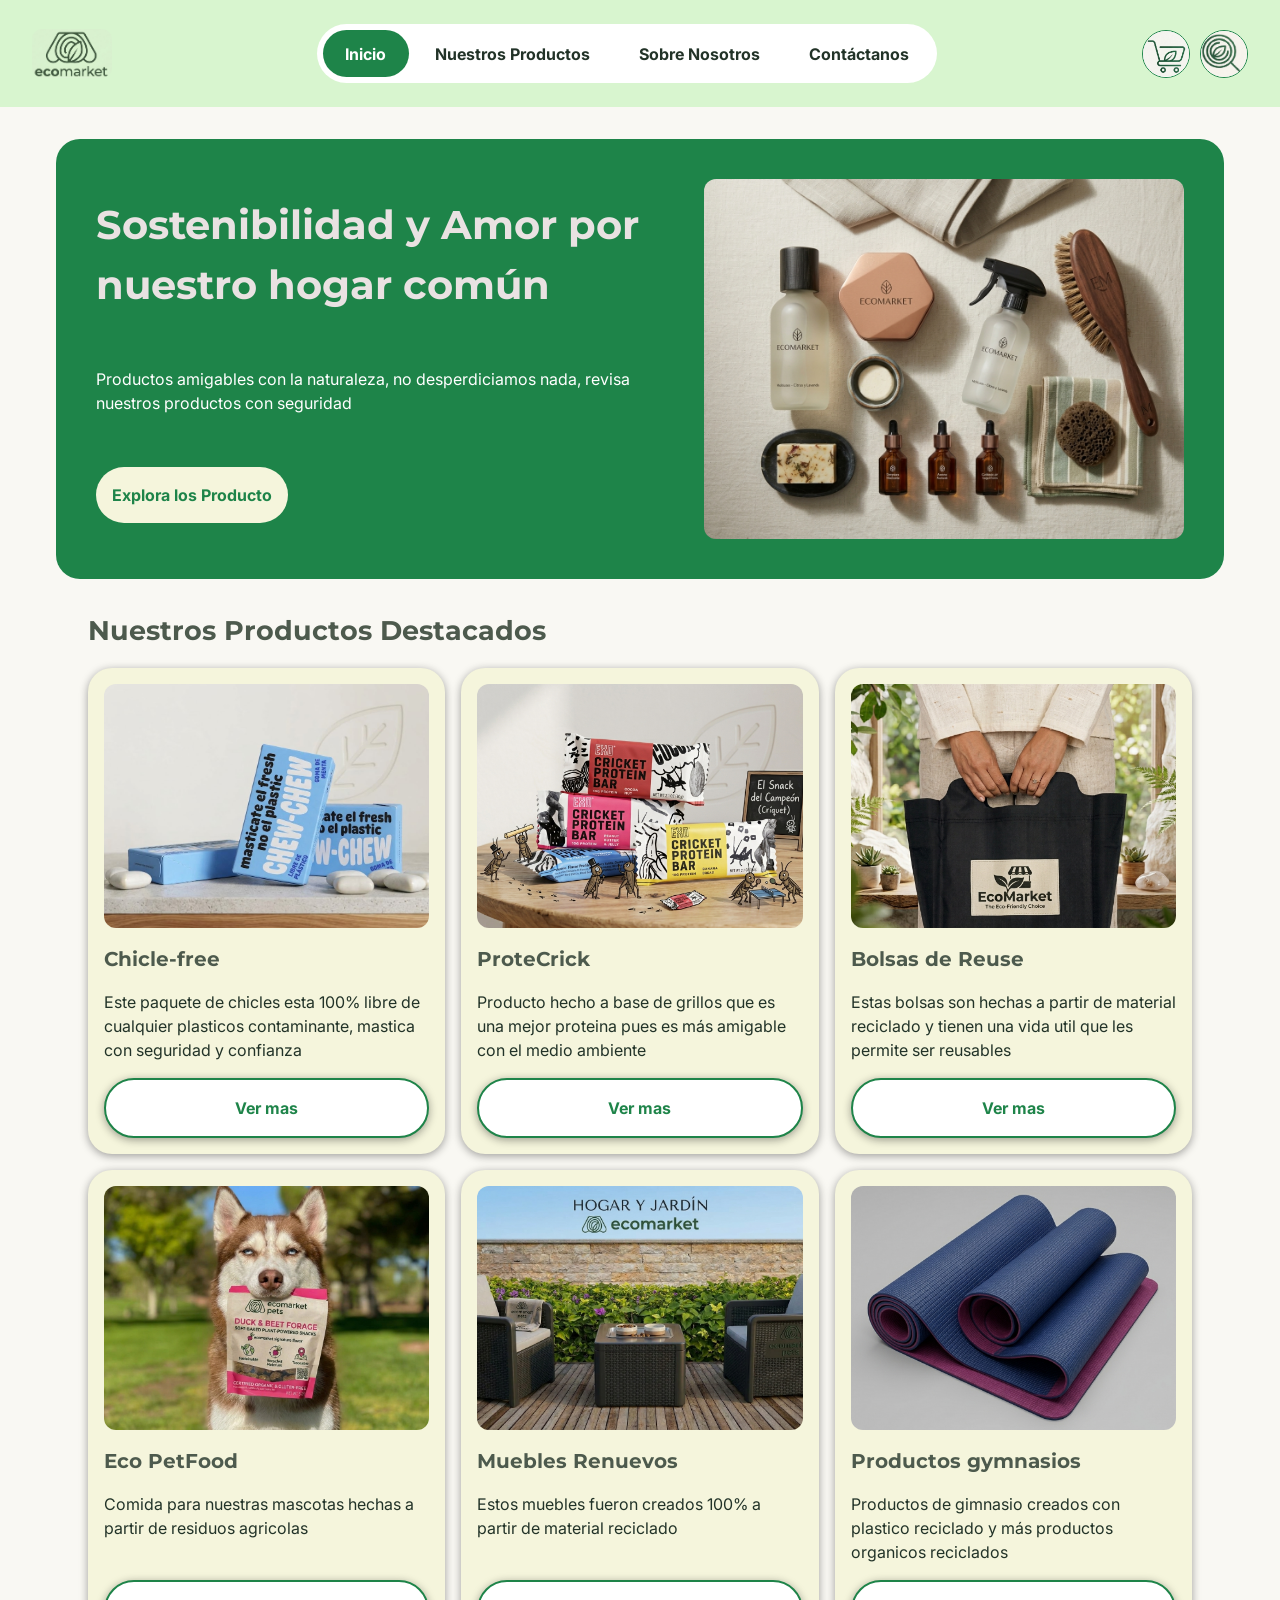
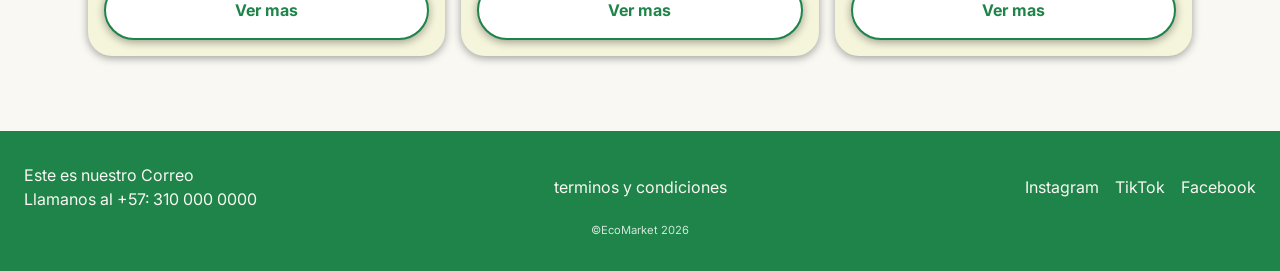
<file: index.html>
<!DOCTYPE html>
<html lang="es">
<head>
    <meta charset="UTF-8">
    <meta name="viewport" content="width=device-width, initial-scale=1.0">
    <link rel="stylesheet" href="css/main.css">
    <link rel="stylesheet" href="css/layout.css">
    <link rel="stylesheet" href="css/components.css">
    <link rel="stylesheet" href="css/animations.css">
    <title> EcoMarket </title>
</head>
<body>
    <header class="encabezado">
        <input class="encabezado__abierto" type="checkbox" id="abre-cierra">
        <a class="encabezado__enlace-logo" href="index.html">
            <img class="encabezado__logo" src="img/logos/logo.jfif" alt="EcoMarket, ir al inicio">
        </a>
        <nav class="menu" aria-label="Menú principal">
            <ul class="menu__lista">
                <li><a class="menu__enlace menu__enlace--activo" href="index.html">Inicio</a></li>
                <li><a class="menu__enlace" href="views/productos.html">Nuestros Productos</a></li>
                <li><a class="menu__enlace" href="views/sobre-nosotros.html">Sobre Nosotros</a></li>
                <li><a class="menu__enlace" href="views/contacto.html">Contáctanos</a></li>
            </ul>
        </nav>
        <div class="encabezado__accesos">
            <a class="encabezado__carrito" href="views/carrito.html">
                <img class="encabezado__carrito-logo" src="img/logos/carrito_logo.jfif" alt="Ir al carrito de compras">
            </a>
            <div class="encabezado__buscar" role="search">
                <input class="buscar__texto" type="search" placeholder="Busca aquí tu producto deseado" aria-label="Buscar productos">
                <button class="buscar__boton" type="button">
                    <img src="img/logos/buscar_logo.jfif" alt="Buscar">
                </button>
            </div>
            <label class="boton__menu" for="abre-cierra">Menú</label>
        </div>
    </header>
    <main class="principal">
        <section class="tarjeta__principal">
            <div class="tarjeta-grid">
                <h1 class="tarjeta-grid__titulo"> Sostenibilidad y Amor por nuestro hogar común</h1>
                <p class="tarjeta-grid__texto"> Productos amigables con la naturaleza, no desperdiciamos nada, revisa nuestros productos con seguridad  </p>
                <a class="tarjeta-grid__boton" href="views/productos.html"> Explora los Producto </a>
                <img class="tarjeta-grid__imagen" src="img/productos/productos-principal.jpeg" alt="imagen prioncipal de productos">
            </div>
            <section class="destacados">
                <h2 class="destacados__titulo"> Nuestros Productos Destacados </h2>
                <div class="destacados__lista">
                    <article class="producto">
                        <img class="producto__imagen" alt="imagen de producto destacado" src="img/productos/chicle.jpeg">
                        <h3 class="producto__titulo"> Chicle-free </h3>
                        <p class="producto__descripcion"> Este paquete de chicles esta 100% libre de cualquier plasticos contaminante, mastica con seguridad y confianza </p>
                        <a class="producto__boton" href="views/productos.html" aria-label="Ver mas sobre chicle-free"> Ver mas </a>
                    </article>
                    <article class="producto">
                        <img class="producto__imagen" alt="imagen de producto destacado" src="img/productos/proteina-grillos.jpeg">
                        <h3 class="producto__titulo"> ProteCrick </h3>
                        <p class="producto__descripcion"> Producto hecho a base de grillos que es una mejor proteina pues es más amigable con el medio ambiente </p>
                        <a class="producto__boton" href="views/productos.html" aria-label="Ver mas sobre ProteCrick"> Ver mas </a>

                    </article>
                    <article class="producto">
                        <img class="producto__imagen" alt="imagen de producto destacado" src="img/productos/bolsa.jpeg">
                        <h3 class="producto__titulo"> Bolsas de Reuse  </h3>
                        <p class="producto__descripcion"> Estas bolsas son hechas a partir de material reciclado y tienen una vida util que les permite ser reusables </p>
                        <a class="producto__boton" href="views/productos.html" aria-label="Ver mas sobre Bolsas Reuse"> Ver mas </a>
                    </article>
                    <article class="producto">
                        <img class="producto__imagen" alt="imagen de producto destacado" src="img/productos/food-perros.jfif">
                        <h3 class="producto__titulo"> Eco PetFood  </h3>
                        <p class="producto__descripcion"> Comida para nuestras mascotas hechas a partir de residuos agricolas </p>
                        <a class="producto__boton" href="views/productos.html" aria-label="Ver mas sobre  Eco PetFood"> Ver mas </a>
                    </article>
                    <article class="producto">
                        <img class="producto__imagen" alt="imagen de producto destacado" src="img/productos/muebles.jfif">
                        <h3 class="producto__titulo"> Muebles Renuevos  </h3>
                        <p class="producto__descripcion"> Estos muebles fueron creados 100% a partir de material reciclado </p>
                        <a class="producto__boton" href="views/productos.html" aria-label="Ver mas sobre muebles Renuevos"> Ver mas </a>
                    </article>
                    <article class="producto">
                        <img class="producto__imagen" alt="imagen de producto destacado" src="img/productos/yoga.jfif">
                        <h3 class="producto__titulo"> Productos gymnasios  </h3>
                        <p class="producto__descripcion"> Productos de gimnasio creados con plastico reciclado y más productos organicos reciclados </p>
                        <a class="producto__boton" href="views/productos.html" aria-label="Ver mas sobre productos de gimansio"> Ver mas </a>
                    </article>
                </div>
            </section>
        </section>
    </main>
    <footer class="pie">
        <address> <p><a href="mailto:ecomarket@market.com">Este es nuestro Correo </a> </p>
        <p><a href="tel:+573100000000"> Llamanos al +57: 310 000 0000</a></p>
        </address>
        <nav class="legal">
            <a class="legal__terminos" href="#"> terminos y condiciones  </a> 
        </nav>
        <nav class="redes">
            <ul class="redes__lista">
                <li class="redes__instagram"><a  href="https://www.instagram.com/?hl=es" target="_blank" rel="noopener noreferrer"> Instagram </a> </li>
                <li class="redes__tiktok"><a  href="https://www.tiktok.com/es/" target="_blank" rel="noopener noreferrer"> TikTok </a> </li>
                <li class="redes__facebook"><a href="https://www.facebook.com/login/?next=https%3A%2F%2Fwww.facebook.com%2F%3Flocale%3Des_LA" target="_blank" rel="noopener noreferrer"> Facebook </a> </li>
            </ul>
        </nav>
        <p class="pie__derechos"> ©EcoMarket 2026</p>

    </footer>
</body>
</html>
</file>
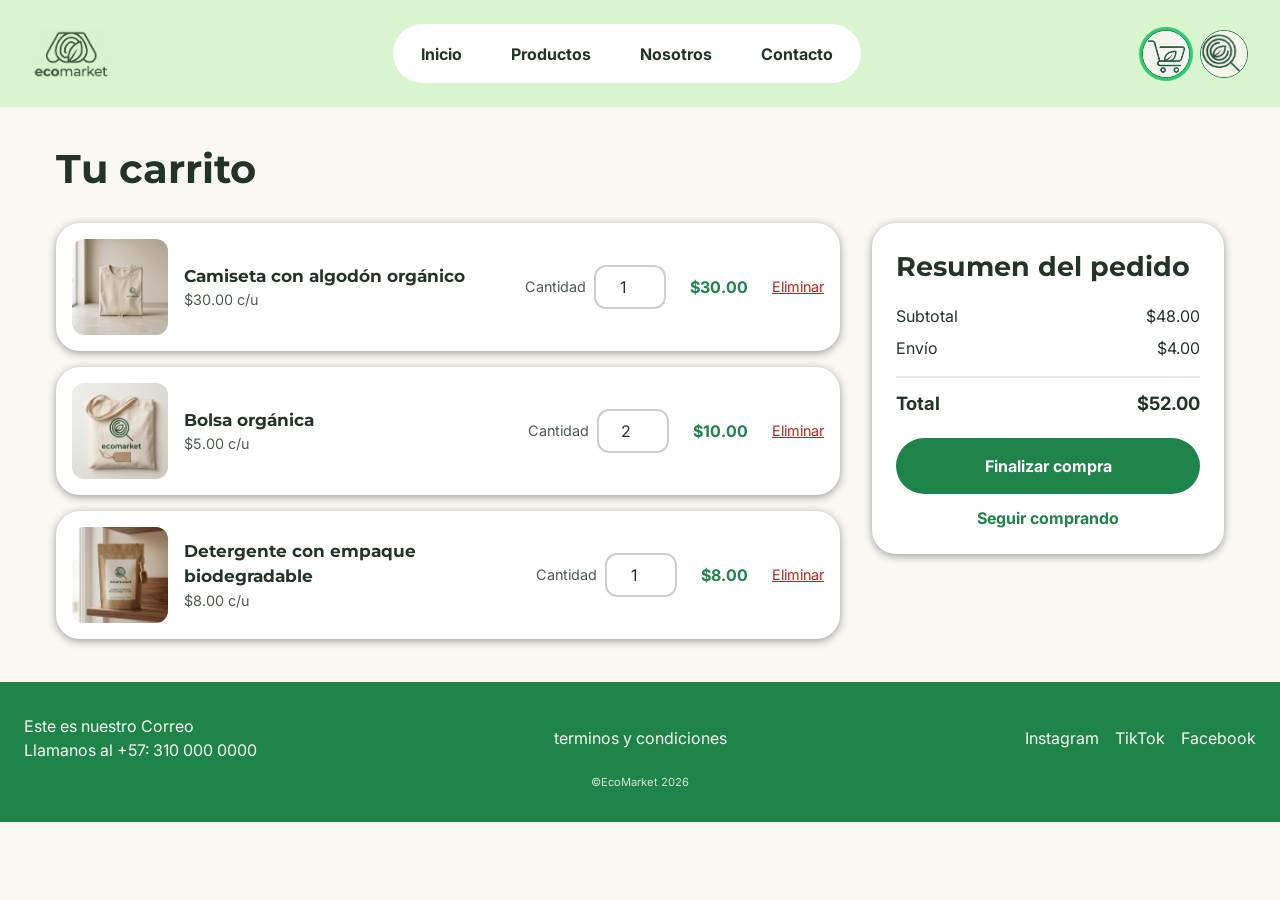
<file: views/carrito.html>
<!DOCTYPE html>
<html lang="es">
<head>
    <meta charset="UTF-8">
    <meta name="viewport" content="width=device-width, initial-scale=1.0">
    <meta name="description" content="Revisa los productos de tu carrito en EcoMarket y finaliza tu compra responsable.">
    <link rel="stylesheet" href="../css/main.css">
    <link rel="stylesheet" href="../css/layout.css">
    <link rel="stylesheet" href="../css/components.css">
    <link rel="stylesheet" href="../css/animations.css">
    <title>Mi Carrito </title>
</head>
<body>
    <header class="encabezado">
        <input class="encabezado__abierto" type="checkbox" id="abre-cierra" aria-label="Abrir menú">
        <a class="encabezado__enlace-logo" href="../index.html">
            <img class="encabezado__logo" src="../img/logos/logo.jfif" alt="EcoMarket, ir al inicio">
        </a>
        <nav class="menu" aria-label="Menú principal">
            <ul class="menu__lista">
                <li><a class="menu__enlace" href="../index.html">Inicio</a></li>
                <li><a class="menu__enlace" href="productos.html">Productos</a></li>
                <li><a class="menu__enlace" href="sobre-nosotros.html">Nosotros</a></li>
                <li><a class="menu__enlace" href="contacto.html">Contacto</a></li>
            </ul>
        </nav>
        <div class="encabezado__accesos">
            <a class="encabezado__carrito" href="carrito.html" aria-current="page">
                <img class="encabezado__carrito-logo" src="../img/logos/carrito_logo.jfif" alt="Ir al carrito de compras">
            </a>
            <div class="encabezado__buscar" role="search">
                <input class="buscar__texto" type="search" placeholder="Busca aquí tu producto deseado" aria-label="Buscar productos">
                <button class="buscar__boton" type="button">
                    <img src="../img/logos/buscar_logo.jfif" alt="Buscar">
                </button>
            </div>
            <label class="boton__menu" for="abre-cierra">Menú</label>
        </div>
    </header>
    <main class="principal">
        <h1 class="carrito__titulo">Tu carrito</h1>

        <div class="carrito__contenido">
            <ul class="carrito__lista">
                <li class="articulo" id="articulo-1">
                    <img class="articulo__imagen" src="../img/productos/camisa.jfif" alt="Camiseta de algodón orgánico">
                    <div class="articulo__info">
                        <h2 class="articulo__nombre">Camiseta con algodón orgánico</h2>
                        <p class="articulo__precio">$30.00 c/u</p>
                    </div>
                    <div class="articulo__acciones">
                        <div class="articulo__campo">
                            <label class="articulo__etiqueta" for="cantidad-1">Cantidad</label>
                            <input class="articulo__cantidad" type="number" id="cantidad-1" name="cantidad-1" min="1" max="10" value="1">
                        </div>
                        <p class="articulo__subtotal">$30.00</p>
                        <a class="articulo__eliminar" href="#articulo-1" aria-label="Eliminar camiseta del carrito">Eliminar</a>
                    </div>
                </li>
                <li class="articulo" id="articulo-2">
                    <img class="articulo__imagen" src="../img/productos/bolsa-organica.jfif" alt="Bolsa orgánica reutilizable">
                    <div class="articulo__info">
                        <h2 class="articulo__nombre">Bolsa orgánica</h2>
                        <p class="articulo__precio">$5.00 c/u</p>
                    </div>
                    <div class="articulo__acciones">
                        <div class="articulo__campo">
                            <label class="articulo__etiqueta" for="cantidad-2">Cantidad</label>
                            <input class="articulo__cantidad" type="number" id="cantidad-2" name="cantidad-2" min="1" max="10" value="2">
                        </div>
                        <p class="articulo__subtotal">$10.00</p>
                        <a class="articulo__eliminar" href="#articulo-2" aria-label="Eliminar bolsa orgánica del carrito">Eliminar</a>
                    </div>
                </li>
                <li class="articulo" id="articulo-3">
                    <img class="articulo__imagen" src="../img/productos/detergente.jfif" alt="Detergente con empaque biodegradable">
                    <div class="articulo__info">
                        <h2 class="articulo__nombre">Detergente con empaque biodegradable</h2>
                        <p class="articulo__precio">$8.00 c/u</p>
                    </div>
                    <div class="articulo__acciones">
                        <div class="articulo__campo">
                            <label class="articulo__etiqueta" for="cantidad-3">Cantidad</label>
                            <input class="articulo__cantidad" type="number" id="cantidad-3" name="cantidad-3" min="1" max="10" value="1">
                        </div>
                        <p class="articulo__subtotal">$8.00</p>
                        <a class="articulo__eliminar" href="#articulo-3" aria-label="Eliminar detergente del carrito">Eliminar</a>
                    </div>
                </li>
            </ul>
            <aside class="resumen" aria-label="Resumen del pedido">
                <h2 class="resumen__titulo">Resumen del pedido</h2>
                <dl class="resumen__lista">
                    <div class="resumen__fila">
                        <dt>Subtotal</dt>
                        <dd>$48.00</dd>
                    </div>
                    <div class="resumen__fila">
                        <dt>Envío</dt>
                        <dd>$4.00</dd>
                    </div>
                    <div class="resumen__fila resumen__fila--total">
                        <dt>Total</dt>
                        <dd>$52.00</dd>
                    </div>
                </dl>
                <a class="resumen__boton" href="contacto.html">Finalizar compra</a>
                <a class="resumen__seguir" href="productos.html">Seguir comprando</a>
            </aside>
        </div>
    </main>
    <footer class="pie">
        <address> <p><a href="mailto:ecomarket@market.com">Este es nuestro Correo </a> </p>
        <p><a href="tel:+573100000000"> Llamanos al +57: 310 000 0000</a></p>
        </address>
        <nav class="legal">
            <a class="legal__terminos" href="#"> terminos y condiciones  </a> 
        </nav>
        <nav class="redes">
            <ul class="redes__lista">
                <li class="redes__instagram"><a  href="https://www.instagram.com/?hl=es" target="_blank" rel="noopener noreferrer"> Instagram </a> </li>
                <li class="redes__tiktok"><a  href="https://www.tiktok.com/es/" target="_blank" rel="noopener noreferrer"> TikTok </a> </li>
                <li class="redes__facebook"><a href="https://www.facebook.com/login/?next=https%3A%2F%2Fwww.facebook.com%2F%3Flocale%3Des_LA" target="_blank" rel="noopener noreferrer"> Facebook </a> </li>
            </ul>
        </nav>
        <p class="pie__derechos"> ©EcoMarket 2026</p>
    </footer>
</body>
</html>
</file>
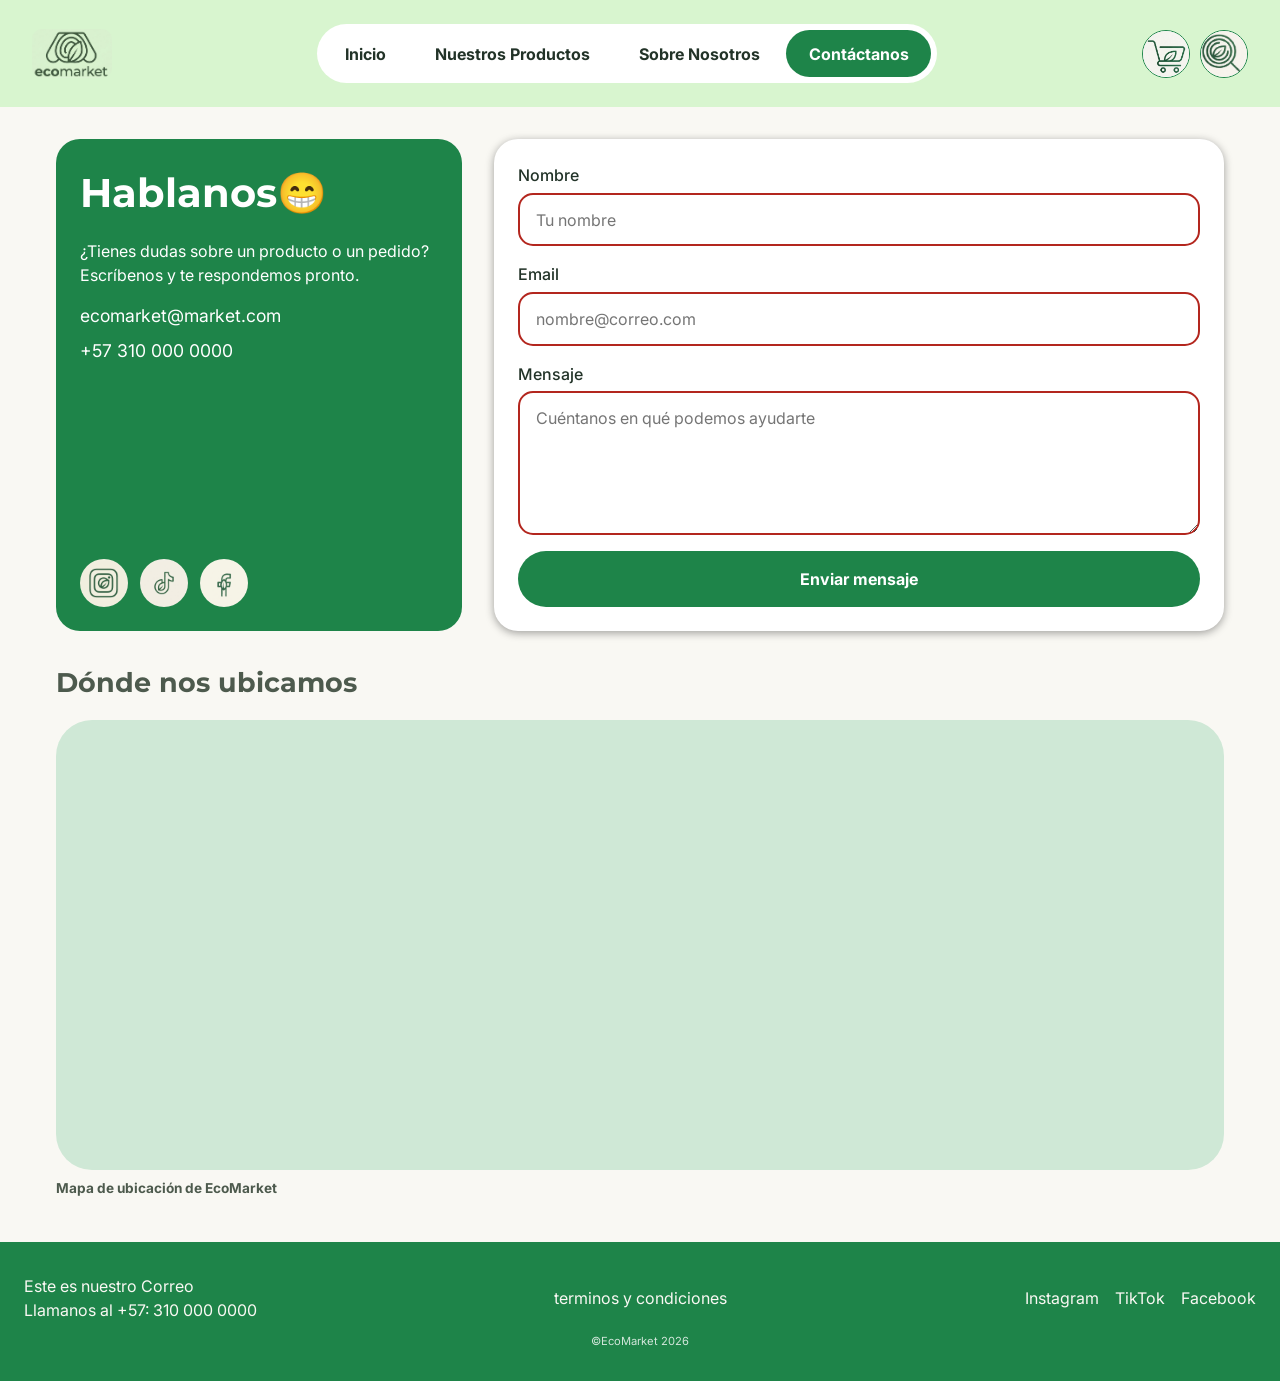
<file: views/contacto.html>
<!DOCTYPE html>
<html lang="es">
<head>
    <meta charset="UTF-8">
    <meta name="viewport" content="width=device-width, initial-scale=1.0">
    <link rel="stylesheet" href="../css/main.css">
    <link rel="stylesheet" href="../css/layout.css">
    <link rel="stylesheet" href="../css/components.css">
    <link rel="stylesheet" href="../css/animations.css">
    <title> Contacto </title>
</head>
<body>
    <header class="encabezado">
        <input class="encabezado__abierto" type="checkbox" id="abre-cierra">
        <a class="encabezado__enlace-logo" href="../index.html">
            <img class="encabezado__logo" src="../img/logos/logo.jfif" alt="EcoMarket, ir al inicio">
        </a>
        <nav class="menu" aria-label="Menú principal">
            <ul class="menu__lista">
                <li><a class="menu__enlace" href="../index.html">Inicio</a></li>
                <li><a class="menu__enlace" href="productos.html">Nuestros Productos</a></li>
                <li><a class="menu__enlace" href="sobre-nosotros.html">Sobre Nosotros</a></li>
                <li><a class="menu__enlace menu__enlace--activo" href="contacto.html">Contáctanos</a></li>
            </ul>
        </nav>
        <div class="encabezado__accesos">
            <a class="encabezado__carrito" href="carrito.html">
                <img class="encabezado__carrito-logo" src="../img/logos/carrito_logo.jfif" alt="Ir al carrito de compras">
            </a>
            <div class="encabezado__buscar" role="search">
                <input class="buscar__texto" type="search" placeholder="Busca aquí tu producto deseado" aria-label="Buscar productos">
                <button class="buscar__boton" type="button">
                    <img src="../img/logos/buscar_logo.jfif" alt="Buscar">
                </button>
            </div>
            <label class="boton__menu" for="abre-cierra">Menú</label>
        </div>
    </header>
    <main class="principal">
        <section class="contacto">
            <div class="contacto__info">
                <h1 class="contacto__titulo">Hablanos😁</h1>
                <p class="contacto__texto">¿Tienes dudas sobre un producto o un pedido? Escríbenos y te respondemos pronto.</p>
                <address class="contacto__datos">
                    <a href="mailto:ecomarket@market.com">ecomarket@market.com</a>
                    <a href="tel:+573100000000">+57 310 000 0000</a>
                </address>
                <ul class="contacto__redes">
                    <li><a class="contacto__red" href="https://www.instagram.com/" target="_blank" rel="noopener noreferrer" aria-label="Instagram"><img src="../img/logos/instagram.jfif" alt="logo instagram"></a></li>
                    <li><a class="contacto__red" href="https://www.tiktok.com/" target="_blank" rel="noopener noreferrer" aria-label="TikTok"><img src="../img/logos/tiktok.jfif" alt="logo tiktok"></a></li>
                    <li><a class="contacto__red" href="https://www.facebook.com/" target="_blank" rel="noopener noreferrer" aria-label="Facebook"><img src="../img/logos/facebook.jfif" alt="logo facebook"></a></li>
                </ul>
            </div> 
            <form class="formulario" action="#" method="get">
                <div class="campo">
                    <label class="campo__etiqueta" for="nombre">Nombre</label>
                    <input class="campo__entrada" type="text" id="nombre" name="nombre"
                           placeholder="Tu nombre" required minlength="2" autocomplete="name">
                    <p class="campo__error">Escribe al menos 2 letras.</p>
                </div>
 
                <div class="campo">
                    <label class="campo__etiqueta" for="email">Email</label>
                    <input class="campo__entrada" type="email" id="email" name="email"
                           placeholder="nombre@correo.com" required autocomplete="email">
                    <p class="campo__error">Escribe un correo válido, por ejemplo nombre@correo.com.</p>
                </div> 
                <div class="campo">
                    <label class="campo__etiqueta" for="mensaje">Mensaje</label>
                    <textarea class="campo__entrada" id="mensaje" name="mensaje"
                              placeholder="Cuéntanos en qué podemos ayudarte" required minlength="10"></textarea>
                    <p class="campo__error">El mensaje debe tener al menos 10 caracteres.</p>
                </div> 
                <button class="formulario__boton" type="submit">Enviar mensaje</button>
            </form>
        </section>
        <section class="mapa">
            <h2 class="mapa__titulo">Dónde nos ubicamos</h2>
            <figure class="mapa__figura">
                <iframe class="mapa__iframe" src="https://www.google.com/maps/embed?pb=!1m18!1m12!1m3!1d3959.3893648973535!2d-73.1035002!3d7.0807782999999995!2m3!1f0!2f0!3f0!3m2!1i1024!2i768!4f13.1!3m3!1m2!1s0x8e683f0480d9779d%3A0x44dca5fba37591be!2sMaxicarnes!5e0!3m2!1ses-419!2sco!4v1792712535411!5m2!1ses-419!2sco" width="600" height="450" style="border:0;" allowfullscreen="" loading="lazy" referrerpolicy="strict-origin-when-cross-origin"></iframe>
                <figcaption class="mapa__leyenda">Mapa de ubicación de EcoMarket</figcaption>
            </figure>
        </section>
    </main>
    <footer class="pie">
            <address> <p><a href="mailto:ecomarket@market.com">Este es nuestro Correo </a> </p>
            <p><a href="tel:+573100000000"> Llamanos al +57: 310 000 0000</a></p>
            </address>
            <nav class="legal">
                <a class="legal__terminos" href="#"> terminos y condiciones  </a> 
            </nav>
            <nav class="redes">
                <ul class="redes__lista">
                    <li class="redes__instagram"><a  href="https://www.instagram.com/?hl=es" target="_blank" rel="noopener noreferrer"> Instagram </a> </li>
                    <li class="redes__tiktok"><a  href="https://www.tiktok.com/es/" target="_blank" rel="noopener noreferrer"> TikTok </a> </li>
                    <li class="redes__facebook"><a href="https://www.facebook.com/login/?next=https%3A%2F%2Fwww.facebook.com%2F%3Flocale%3Des_LA" target="_blank" rel="noopener noreferrer"> Facebook </a> </li>
                </ul>
            </nav>
            <p class="pie__derechos"> ©EcoMarket 2026</p>

        </footer>
</body>
</html>
</file>
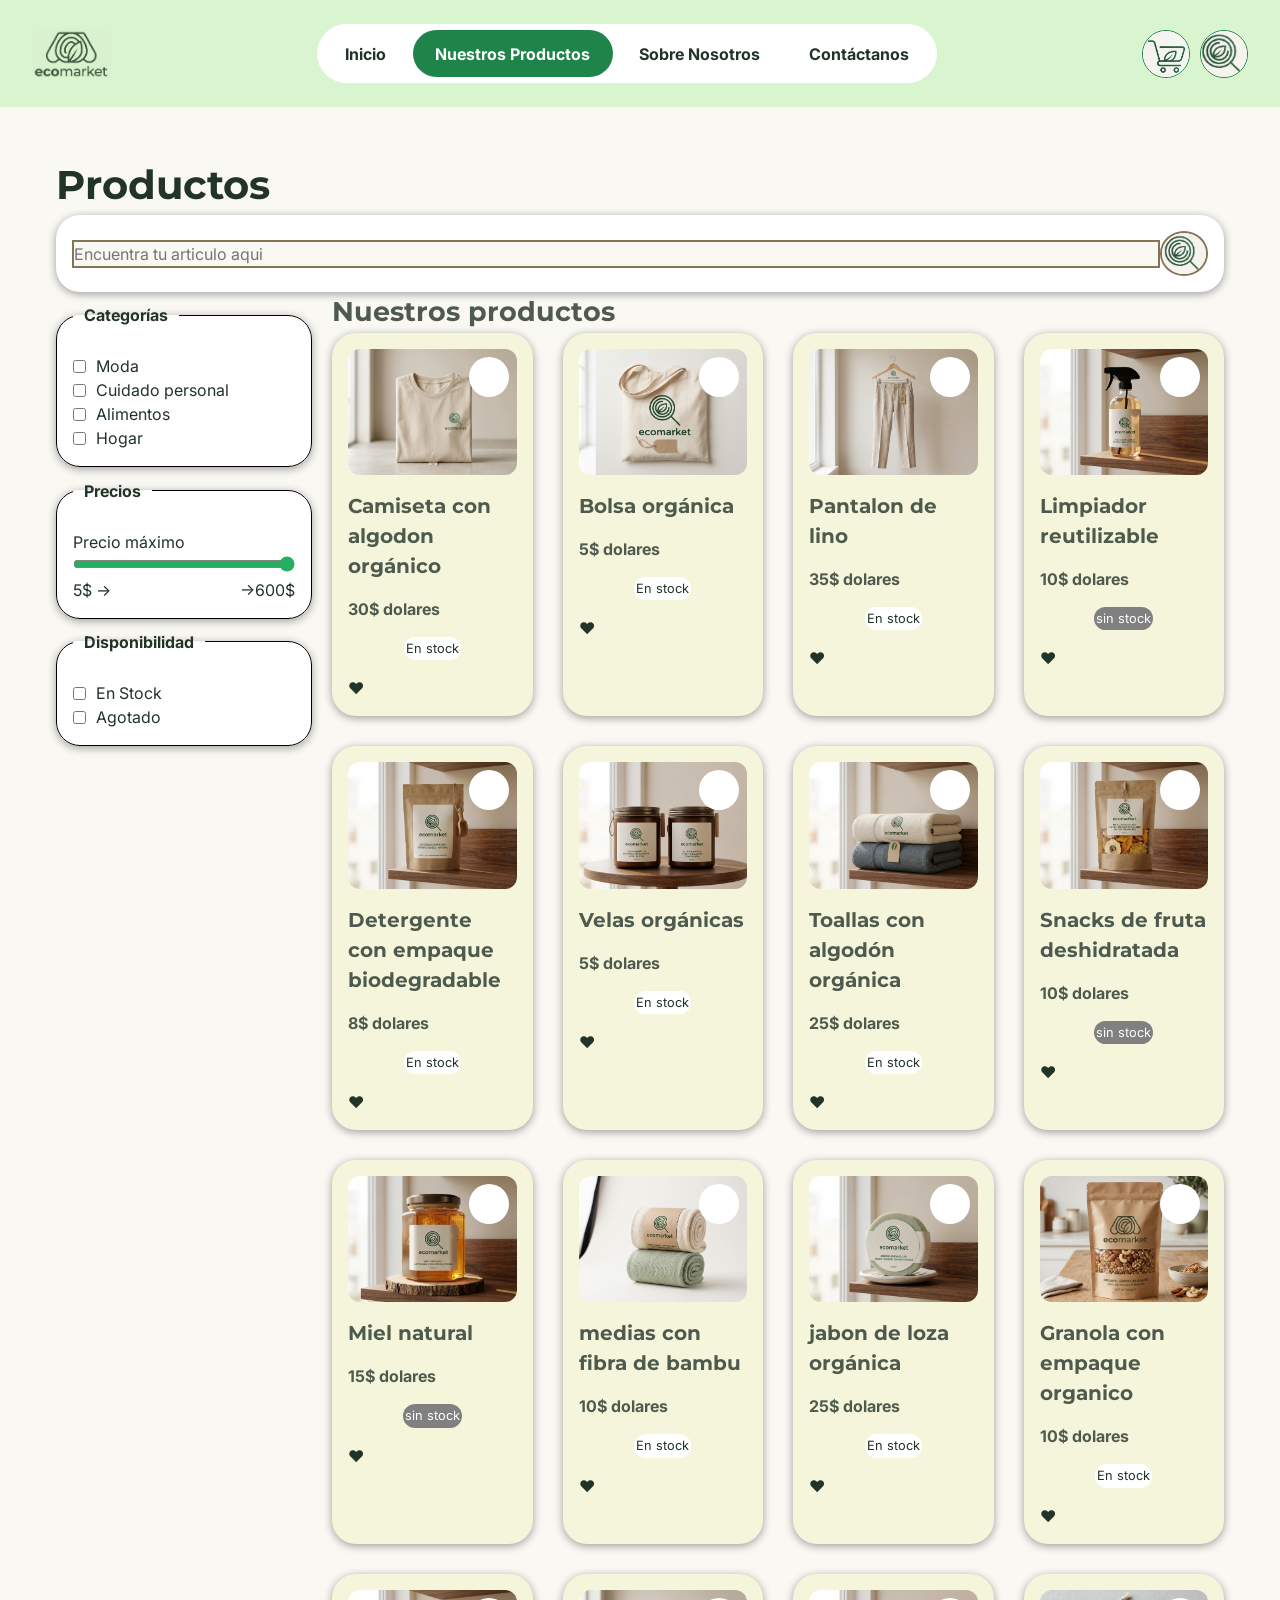
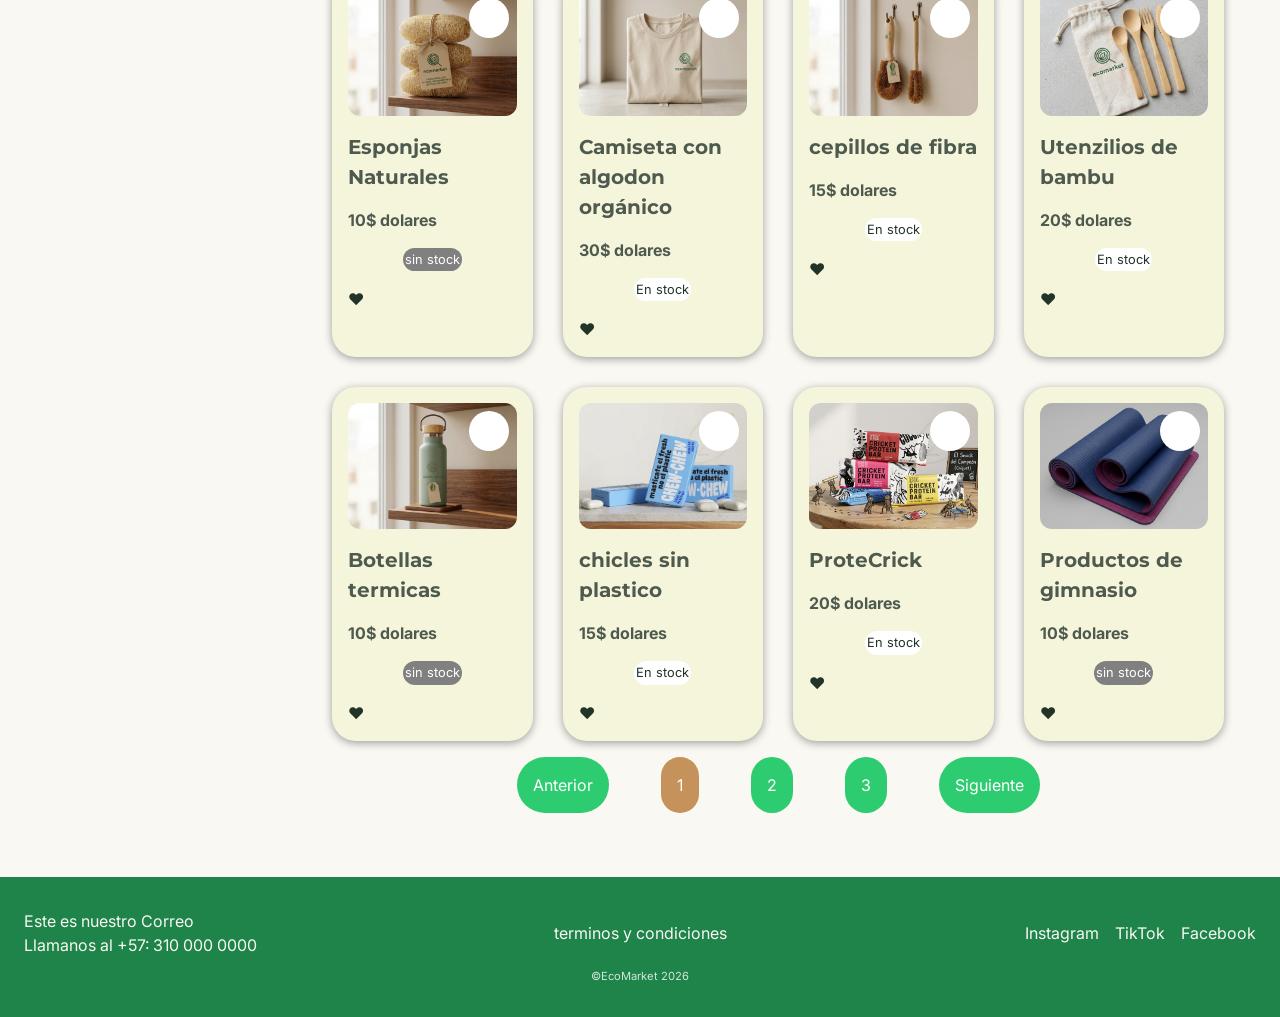
<file: views/productos.html>
<!DOCTYPE html>
<html lang="es">
<head>
    <meta charset="UTF-8">
    <meta name="viewport" content="width=device-width, initial-scale=1.0">
    <link rel="stylesheet" href="../css/main.css">
    <link rel="stylesheet" href="../css/layout.css">
    <link rel="stylesheet" href="../css/components.css">
    <link rel="stylesheet" href="../css/animations.css">
    <title> Productos EcoMarket </title>
</head>
<body>
    <header class="encabezado">
        <input class="encabezado__abierto" type="checkbox" id="abre-cierra">
        <a class="encabezado__enlace-logo" href="../index.html">
            <img class="encabezado__logo" src="../img/logos/logo.jfif" alt="EcoMarket, ir al inicio">
        </a>
        <nav class="menu" aria-label="Menú principal">
            <ul class="menu__lista">
                <li><a class="menu__enlace" href="../index.html">Inicio</a></li>
                <li><a class="menu__enlace menu__enlace--activo" href="productos.html">Nuestros Productos</a></li>
                <li><a class="menu__enlace" href="sobre-nosotros.html">Sobre Nosotros</a></li>
                <li><a class="menu__enlace" href="contacto.html">Contáctanos</a></li>
            </ul>
        </nav>
        <div class="encabezado__accesos">
            <a class="encabezado__carrito" href="carrito.html">
                <img class="encabezado__carrito-logo" src="../img/logos/carrito_logo.jfif" alt="Ir al carrito de compras">
            </a>
            <div class="encabezado__buscar" role="search">
                <input class="buscar__texto" type="search" placeholder="Busca aquí tu producto deseado" aria-label="Buscar productos">
                <button class="buscar__boton" type="button">
                    <img src="../img/logos/buscar_logo.jfif" alt="Buscar">
                </button>
            </div>
            <label class="boton__menu" for="abre-cierra">Menú</label>
        </div>
    </header>
    <main class="catalogo">
        <h1 class="catalogo__titulo">Productos</h1>
        <div class="catalogo__busqueda" aria-label="busqueda-ropa" role="search"> 
            <input class="buscador__texto" type="search" placeholder="Encuentra tu articulo aqui">
            <button class="buscador__boton" type="button">
                <img src="../img/logos/buscar_logo.jfif" alt="logo busqueda">
            </button>
        </div>
        <div class="catalogo__contenido">
            <aside class="filtros">
                <fieldset class="filtros__grupo">
                    <legend class="filtros__titulo">Categorías</legend>
                    <label class="filtros__opcion">
                        <input type="checkbox" name="categoria" value="moda"> Moda
                    </label>
                    <label class="filtros__opcion">
                        <input type="checkbox" name="categoria" value="cuidado-personal"> Cuidado personal
                    </label>
                    <label class="filtros__opcion">
                        <input type="checkbox" name="categoria" value="alimentos"> Alimentos
                    </label>
                    <label class="filtros__opcion">
                        <input type="checkbox" name="categoria" value="hogar"> Hogar
                    </label>
                </fieldset>
                <fieldset class="filtros__grupo">
                    <legend class="filtros__titulo"> Precios </legend>
                    <label class="filtros__etiqueta" for="precio__maximo">Precio máximo</label>
                    <input class="filtros__rango" type="range" id="precio__maximo" name="precio"
                        min="20" max="600" step="20" value="600">
                    <div class="filtros__valores">
                        <span>5$ -></span>
                        <span>->600$</span>
                    </div>
                </fieldset>
                <fieldset class="filtros__grupo">
                    <legend class="filtros__titulo">Disponibilidad</legend>

                    <label class="filtros__opcion">
                        <input type="checkbox" name="stock" value="en-stock"> En Stock
                    </label>

                    <label class="filtros__opcion">
                        <input type="checkbox" name="stock" value="agotado"> Agotado
                    </label>
                </fieldset>
            </aside>
            <!-- Aqui estan los 20 Productos! debe haber una forma más automatizada para esto 😔 -->
            <section class="catalogo__productos">
                <h2 class="catalogo__subtitulo">Nuestros productos</h2>
                <div class="catalogo__lista">
                    <article class="producto">
                        <img class="producto__imagen" src="../img/productos/camisa.jfif" alt="camisa de algodon">
                        <h3 class="producto__titulo">Camiseta con algodon orgánico</h3>
                        <p class="producto__precio">30$ dolares</p>
                        <span class="producto__stock producto__stock--disponible">En stock</span>
                        <input type="checkbox" id="favorito-1" class="producto__favorito-input">
                        <label for="favorito-1" class="producto__favorito"></label>
                            <span class="producto__favorito-agregar"> ♥ </span>                        
                    </article>
                    <article class="producto">
                        <img class="producto__imagen" src="../img/productos/bolsa-organica.jfif" alt="bolsa organica">
                        <h3 class="producto__titulo">Bolsa orgánica</h3>
                        <p class="producto__precio">5$ dolares</p>
                        <span class="producto__stock producto__stock--disponible">En stock</span>
                        <input type="checkbox" id="favorito-2" class="producto__favorito-input">
                        <label for="favorito-2" class="producto__favorito"></label>
                            <span class="producto__favorito-agregar"> ♥ </span>                        
                    </article>
                    <article class="producto">
                        <img class="producto__imagen" src="../img/productos/pantalon.jfif" alt="pantalon de lino">
                        <h3 class="producto__titulo">Pantalon de lino</h3>
                        <p class="producto__precio">35$ dolares</p>
                        <span class="producto__stock producto__stock--disponible">En stock</span>
                        <input type="checkbox" id="favorito-3" class="producto__favorito-input">
                        <label for="favorito-3" class="producto__favorito"></label>
                            <span class="producto__favorito-agregar"> ♥ </span>                        
                    </article>
                    <article class="producto">
                        <img class="producto__imagen" src="../img/productos/limpiador.jfif" alt="limpiador de vidrio">
                        <h3 class="producto__titulo">Limpiador reutilizable</h3>
                        <p class="producto__precio">10$ dolares</p>
                        <span class="producto__stock producto__stock--agotado">sin stock</span>
                        <input type="checkbox" id="favorito-4" class="producto__favorito-input">
                        <label for="favorito-4" class="producto__favorito"></label>
                            <span class="producto__favorito-agregar"> ♥ </span>                        
                    </article>
                    <article class="producto">
                        <img class="producto__imagen" src="../img/productos/detergente.jfif" alt="detergente biodegradable">
                        <h3 class="producto__titulo">Detergente con empaque biodegradable</h3>
                        <p class="producto__precio">8$ dolares</p>
                        <span class="producto__stock producto__stock--disponible">En stock</span>
                        <input type="checkbox" id="favorito-5" class="producto__favorito-input">
                        <label for="favorito-5" class="producto__favorito"></label>
                            <span class="producto__favorito-agregar"> ♥ </span>                        
                    </article>
                    <article class="producto">
                        <img class="producto__imagen" src="../img/productos/velas.jfif" alt="velas organicas">
                        <h3 class="producto__titulo">Velas orgánicas</h3>
                        <p class="producto__precio">5$ dolares</p>
                        <span class="producto__stock producto__stock--disponible">En stock</span>
                        <input type="checkbox" id="favorito-6" class="producto__favorito-input">
                        <label for="favorito-6" class="producto__favorito"></label>
                            <span class="producto__favorito-agregar"> ♥ </span>                        
                    </article>
                    <article class="producto">
                        <img class="producto__imagen" src="../img/productos/toallas.jfif" alt="toallas organica">
                        <h3 class="producto__titulo">Toallas con algodón orgánica</h3>
                        <p class="producto__precio">25$ dolares</p>
                        <span class="producto__stock producto__stock--disponible">En stock</span>
                        <input type="checkbox" id="favorito-7" class="producto__favorito-input">
                        <label for="favorito-7" class="producto__favorito"></label>
                            <span class="producto__favorito-agregar"> ♥ </span>                        
                    </article>
                    <article class="producto">
                        <img class="producto__imagen" src="../img/productos/snacks.jfif" alt="snacks">
                        <h3 class="producto__titulo"> Snacks de fruta deshidratada</h3>
                        <p class="producto__precio">10$ dolares</p>
                        <span class="producto__stock producto__stock--agotado">sin stock</span>
                        <input type="checkbox" id="favorito-8" class="producto__favorito-input">
                        <label for="favorito-8" class="producto__favorito"></label>
                            <span class="producto__favorito-agregar"> ♥ </span>                        
                    </article>
                    <article class="producto">
                        <img class="producto__imagen" src="../img/productos/miel.jfif" alt="miel natural">
                        <h3 class="producto__titulo">Miel natural</h3>
                        <p class="producto__precio">15$ dolares</p>
                        <span class="producto__stock producto__stock--agotado">sin stock</span>
                        <input type="checkbox" id="favorito-9" class="producto__favorito-input">
                        <label for="favorito-9" class="producto__favorito"></label>
                            <span class="producto__favorito-agregar"> ♥ </span>                        
                    </article>
                    <article class="producto">
                        <img class="producto__imagen" src="../img/productos/medias-bambu.jfif" alt="medias bambu">
                        <h3 class="producto__titulo">medias con fibra de bambu</h3>
                        <p class="producto__precio">10$ dolares</p>
                        <span class="producto__stock producto__stock--disponible">En stock</span>
                        <input type="checkbox" id="favorito-10" class="producto__favorito-input">
                        <label for="favorito-10" class="producto__favorito"></label>
                            <span class="producto__favorito-agregar"> ♥ </span>                        
                    </article>
                    <article class="producto">
                        <img class="producto__imagen" src="../img/productos/jabon.jfif" alt="jabon de loza">
                        <h3 class="producto__titulo">jabon de loza orgánica</h3>
                        <p class="producto__precio">25$ dolares</p>
                        <span class="producto__stock producto__stock--disponible">En stock</span>
                        <input type="checkbox" id="favorito-11" class="producto__favorito-input">
                        <label for="favorito-11" class="producto__favorito"></label>
                            <span class="producto__favorito-agregar"> ♥ </span>                        
                    </article>
                    <article class="producto">
                        <img class="producto__imagen" src="../img/productos/granola.jfif" alt="granolas ">
                        <h3 class="producto__titulo">Granola con empaque organico</h3>
                        <p class="producto__precio">10$ dolares</p>
                        <span class="producto__stock producto__stock--disponible">En stock</span>
                        <input type="checkbox" id="favorito-12" class="producto__favorito-input">
                        <label for="favorito-12" class="producto__favorito"></label>
                            <span class="producto__favorito-agregar"> ♥ </span>                        
                    </article>
                    <article class="producto">
                        <img class="producto__imagen" src="../img/productos/esponjas.jfif" alt="esponjas">
                        <h3 class="producto__titulo">Esponjas Naturales</h3>
                        <p class="producto__precio">10$ dolares</p>
                        <span class="producto__stock producto__stock--agotado">sin  stock</span>
                        <input type="checkbox" id="favorito-13" class="producto__favorito-input">
                        <label for="favorito-13" class="producto__favorito"></label>
                            <span class="producto__favorito-agregar"> ♥ </span>                        
                    </article><article class="producto">
                        <img class="producto__imagen" src="../img/productos/camisa.jfif" alt="camisa de algodon">
                        <h3 class="producto__titulo">Camiseta con algodon orgánico</h3>
                        <p class="producto__precio">30$ dolares</p>
                        <span class="producto__stock producto__stock--disponible">En stock</span>
                        <input type="checkbox" id="favorito-14" class="producto__favorito-input">
                        <label for="favorito-14" class="producto__favorito"></label>
                            <span class="producto__favorito-agregar"> ♥ </span>                        
                    </article>
                    <article class="producto">
                        <img class="producto__imagen" src="../img/productos/cepillos.jfif" alt="cepillos de fibra">
                        <h3 class="producto__titulo">cepillos de fibra</h3>
                        <p class="producto__precio">15$ dolares</p>
                        <span class="producto__stock producto__stock--disponible">En stock</span>
                        <input type="checkbox" id="favorito-15" class="producto__favorito-input">
                        <label for="favorito-15" class="producto__favorito"></label>
                            <span class="producto__favorito-agregar"> ♥ </span>                        
                    </article>
                    <article class="producto">
                        <img class="producto__imagen" src="../img/productos/bambu-cuchara.jfif" alt="herramientas de bambu">
                        <h3 class="producto__titulo">Utenzilios de bambu</h3>
                        <p class="producto__precio">20$ dolares</p>
                        <span class="producto__stock producto__stock--disponible">En stock</span>
                        <input type="checkbox" id="favorito-16" class="producto__favorito-input">
                        <label for="favorito-16" class="producto__favorito"></label>
                            <span class="producto__favorito-agregar"> ♥ </span>                        
                    </article>
                    <article class="producto">
                        <img class="producto__imagen" src="../img/productos/botella-termica.jfif" alt="termos">
                        <h3 class="producto__titulo">Botellas termicas</h3>
                        <p class="producto__precio">10$ dolares</p>
                        <span class="producto__stock producto__stock--agotado">sin stock</span>
                        <input type="checkbox" id="favorito-17" class="producto__favorito-input">
                        <label for="favorito-17" class="producto__favorito"></label>
                            <span class="producto__favorito-agregar"> ♥ </span>                        
                    </article>
                    <article class="producto">
                        <img class="producto__imagen" src="../img/productos/chicle.jpeg" alt="chicles">
                        <h3 class="producto__titulo">chicles sin plastico</h3>
                        <p class="producto__precio">15$ dolares</p>
                        <span class="producto__stock producto__stock--disponible">En stock</span>
                        <input type="checkbox" id="favorito-18" class="producto__favorito-input">
                        <label for="favorito-18" class="producto__favorito"></label>
                            <span class="producto__favorito-agregar"> ♥ </span>                        
                    </article>
                    <article class="producto">
                        <img class="producto__imagen" src="../img/productos/proteina-grillos.jpeg" alt="proteina de grillos">
                        <h3 class="producto__titulo">ProteCrick</h3>
                        <p class="producto__precio">20$ dolares</p>
                        <span class="producto__stock producto__stock--disponible">En stock</span>
                        <input type="checkbox" id="favorito-19" class="producto__favorito-input">
                        <label for="favorito-19" class="producto__favorito"></label>
                            <span class="producto__favorito-agregar"> ♥ </span>                        
                    </article>
                    <article class="producto">
                        <img class="producto__imagen" src="../img/productos/yoga.jfif" alt="estera">
                        <h3 class="producto__titulo">Productos de gimnasio</h3>
                        <p class="producto__precio">10$ dolares</p>
                        <span class="producto__stock producto__stock--agotado">sin stock</span>
                        <input type="checkbox" id="favorito-20" class="producto__favorito-input">
                        <label for="favorito-20" class="producto__favorito"></label>
                            <span class="producto__favorito-agregar"> ♥ </span>                        
                    </article>
                </div>
                <nav class="paginacion">
                    <ul class="paginacion__lista">
                        <li><a class="paginacion__enlace" href="#">Anterior</a></li>
                        <li><a class="paginacion__enlace paginacion__enlace--activo" href="#">1</a></li>
                        <li><a class="paginacion__enlace" href="#">2</a></li>
                        <li><a class="paginacion__enlace" href="#">3</a></li>
                        <li><a class="paginacion__enlace" href="#">Siguiente</a></li>
                    </ul>
                </nav>
            </section>
        </div>
    </main>
    <footer class="pie">
        <address> <p><a href="mailto:ecomarket@market.com">Este es nuestro Correo </a> </p>
        <p><a href="tel:+573100000000"> Llamanos al +57: 310 000 0000</a></p>
        </address>
        <nav class="legal">
            <a class="legal__terminos" href="#"> terminos y condiciones  </a> 
        </nav>
        <nav class="redes">
            <ul class="redes__lista">
                <li class="redes__instagram"><a  href="https://www.instagram.com/?hl=es" target="_blank" rel="noopener noreferrer"> Instagram </a> </li>
                <li class="redes__tiktok"><a  href="https://www.tiktok.com/es/" target="_blank" rel="noopener noreferrer"> TikTok </a> </li>
                <li class="redes__facebook"><a href="https://www.facebook.com/login/?next=https%3A%2F%2Fwww.facebook.com%2F%3Flocale%3Des_LA" target="_blank" rel="noopener noreferrer"> Facebook </a> </li>
            </ul>
        </nav>
        <p class="pie__derechos"> ©EcoMarket 2026</p>

    </footer>
</body>
</html>
</file>
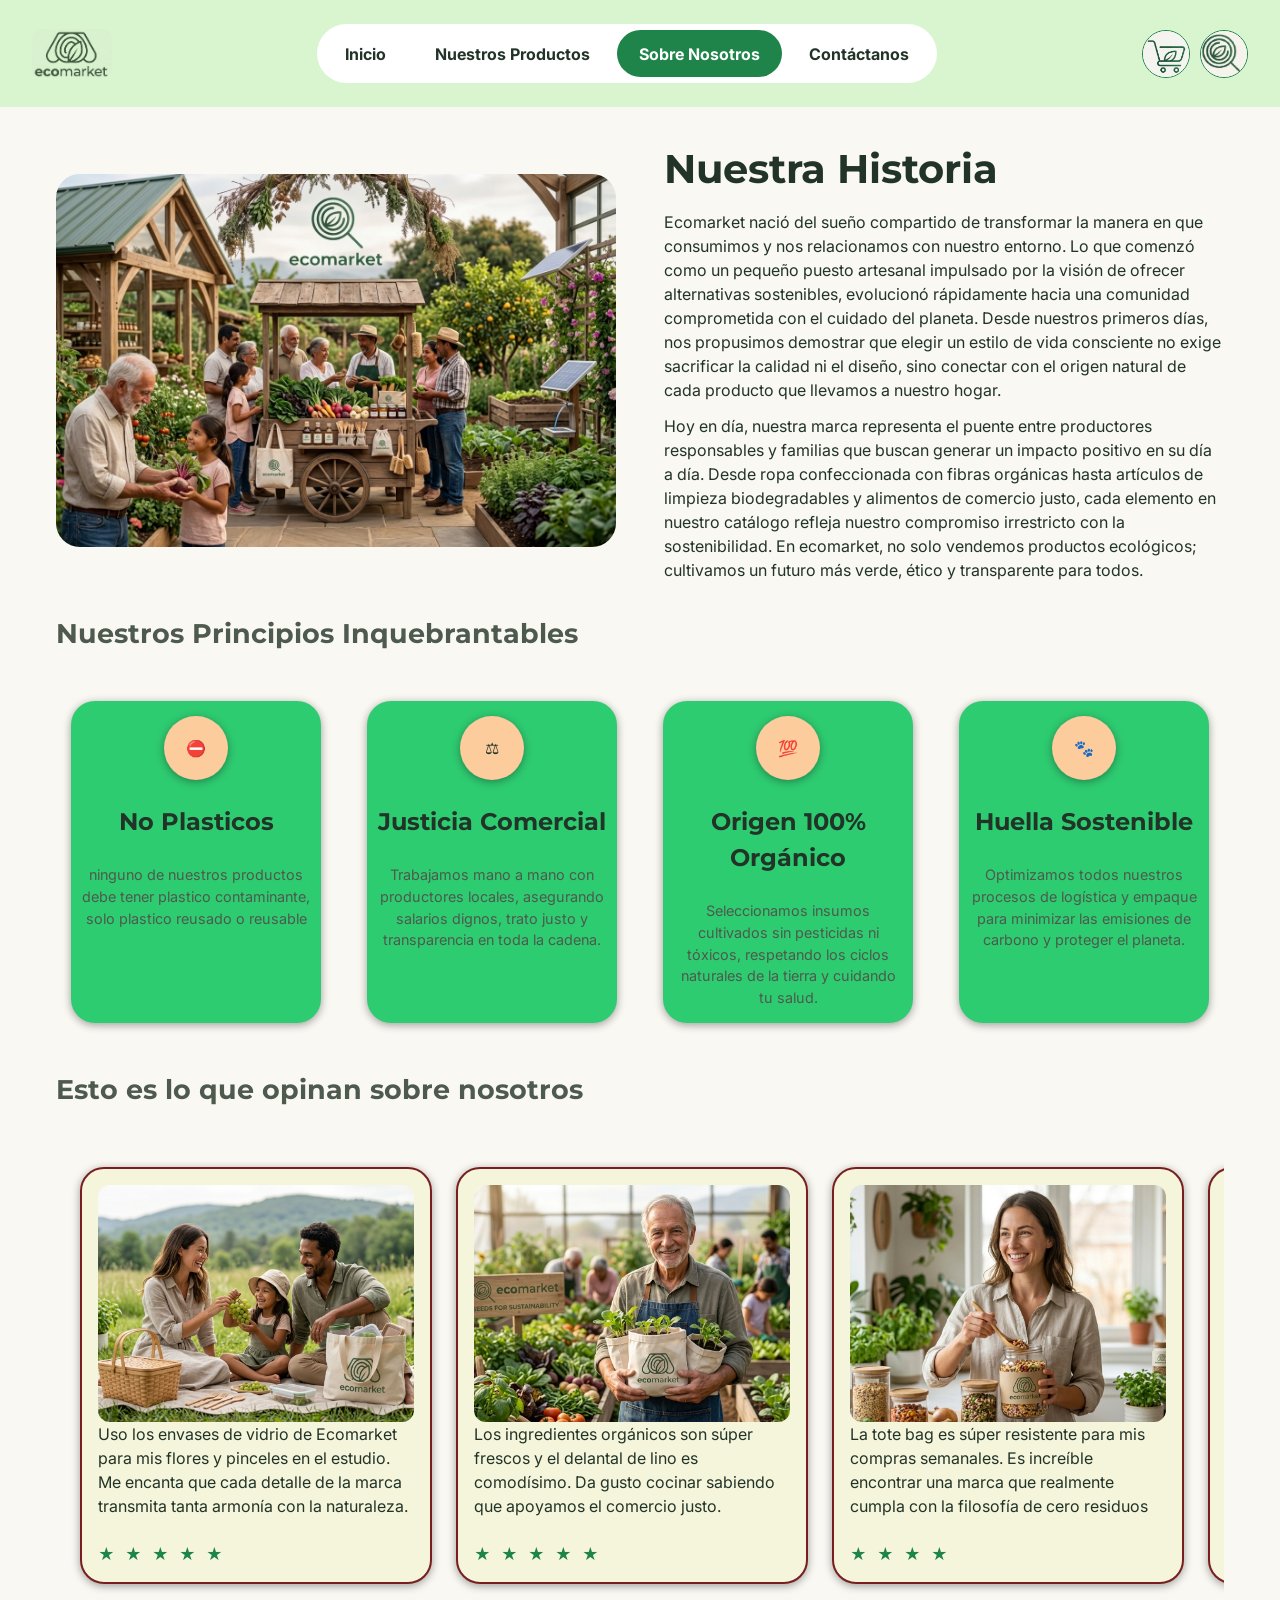
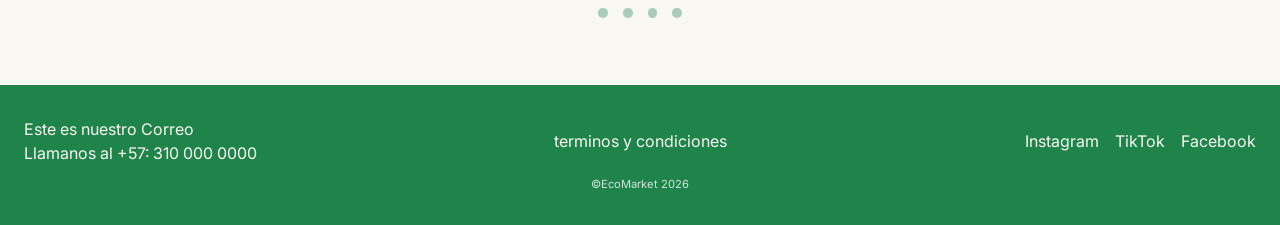
<file: views/sobre-nosotros.html>
<!DOCTYPE html>
<html lang="es">
<head>
    <meta charset="UTF-8">
    <meta name="viewport" content="width=device-width, initial-scale=1.0">
    <link rel="stylesheet" href="../css/main.css">
    <link rel="stylesheet" href="../css/layout.css">
    <link rel="stylesheet" href="../css/components.css">
    <link rel="stylesheet" href="../css/animations.css">
    <title> Sobre Nosotros </title>
</head>
<body>
    <header class="encabezado">
        <input class="encabezado__abierto" type="checkbox" id="abre-cierra">
        <a class="encabezado__enlace-logo" href="../index.html">
            <img class="encabezado__logo" src="../img/logos/logo.jfif" alt="EcoMarket, ir al inicio">
        </a>
        <nav class="menu" aria-label="Menú principal">
            <ul class="menu__lista">
                <li><a class="menu__enlace" href="../index.html">Inicio</a></li>
                <li><a class="menu__enlace" href="productos.html">Nuestros Productos</a></li>
                <li><a class="menu__enlace menu__enlace--activo" href="sobre-nosotros.html">Sobre Nosotros</a></li>
                <li><a class="menu__enlace" href="contacto.html">Contáctanos</a></li>
            </ul>
        </nav>
        <div class="encabezado__accesos">
            <a class="encabezado__carrito" href="carrito.html">
                <img class="encabezado__carrito-logo" src="../img/logos/carrito_logo.jfif" alt="Ir al carrito de compras">
            </a>
            <div class="encabezado__buscar" role="search">
                <input class="buscar__texto" type="search" placeholder="Busca aquí tu producto deseado" aria-label="Buscar productos">
                <button class="buscar__boton" type="button">
                    <img src="../img/logos/buscar_logo.jfif" alt="Buscar">
                </button>
            </div>
            <label class="boton__menu" for="abre-cierra">Menú</label>
        </div>
    </header>
    <main class="principal">
        <section class="historia">
            <img class="historia__imagen" alt="imagen de historia" src="../img/logos/historia.jfif"/>
            <div class="historia__contenido">
                <h1 class="historia__titulo"> Nuestra Historia </h1>
                <p class="historia__texto"> Ecomarket nació del sueño compartido de transformar la manera en que consumimos y nos relacionamos con nuestro entorno. Lo que comenzó como un pequeño puesto artesanal impulsado por la visión de ofrecer alternativas sostenibles, evolucionó rápidamente hacia una comunidad comprometida con el cuidado del planeta. Desde nuestros primeros días, nos propusimos demostrar que elegir un estilo de vida consciente no exige sacrificar la calidad ni el diseño, sino conectar con el origen natural de cada producto que llevamos a nuestro hogar.  </p>
                <p class="historia__texto"> Hoy en día, nuestra marca representa el puente entre productores responsables y familias que buscan generar un impacto positivo en su día a día. Desde ropa confeccionada con fibras orgánicas hasta artículos de limpieza biodegradables y alimentos de comercio justo, cada elemento en nuestro catálogo refleja nuestro compromiso irrestricto con la sostenibilidad. En ecomarket, no solo vendemos productos ecológicos; cultivamos un futuro más verde, ético y transparente para todos.  </p>
            </div>            
        </section>
        <section class="principios">
            <h2 class="principios__titulo"> Nuestros Principios Inquebrantables</h2>
            <ul class="principios__lista">
                <li class="principio"> 
                    <span class="principio__icono"> ⛔ </span>
                    <h3 class="principio__nombre"> No Plasticos </h3>
                    <p class="principio__descripcion"> ninguno de nuestros productos debe tener plastico contaminante, solo plastico reusado o reusable </p>
                </li>
                <li class="principio"> 
                    <span class="principio__icono"> ⚖ </span>
                    <h3 class="principio__nombre"> Justicia Comercial </h3>
                    <p class="principio__descripcion"> Trabajamos mano a mano con productores locales, asegurando salarios dignos, trato justo y transparencia en toda la cadena. </p>
                </li>
                <li class="principio"> 
                    <span class="principio__icono"> 💯 </span>
                    <h3 class="principio__nombre"> Origen 100% Orgánico </h3>
                    <p class="principio__descripcion"> Seleccionamos insumos cultivados sin pesticidas ni tóxicos, respetando los ciclos naturales de la tierra y cuidando tu salud. </p>
                </li>
                <li class="principio"> 
                    <span class="principio__icono"> 🐾 </span>
                    <h3 class="principio__nombre"> Huella Sostenible </h3>
                    <p class="principio__descripcion"> Optimizamos todos nuestros procesos de logística y empaque para minimizar las emisiones de carbono y proteger el planeta. </p>
                </li>
            </ul>
        </section>
        <section class="reseñas">
            <h2 class="reseñas__titulo"> Esto es lo que opinan sobre nosotros </h2>
            <div class="reseñas__carrusel">
                <ul class="reseñas__lista">
                    <li class="reseña">
                        <img class="reseña__imagen" alt="Imagen de cliente" src="../img/clientes/cliente1.jfif">
                        <blockquote class="reseña__cliente"> Uso los envases de vidrio de Ecomarket para mis flores y pinceles en el estudio. Me encanta que cada detalle de la marca transmita tanta armonía con la naturaleza. </blockquote>
                        <p class="reseña__estrellas"> ★★★★★ </p>
                    </li>
                    <li class="reseña">
                        <img class="reseña__imagen" alt="Imagen de cliente" src="../img/clientes/cliente2.jfif">
                        <blockquote class="reseña__cliente"> Los ingredientes orgánicos son súper frescos y el delantal de lino es comodísimo. Da gusto cocinar sabiendo que apoyamos el comercio justo. </blockquote>
                        <p class="reseña__estrellas"> ★★★★★ </p>
                    </li>
                    <li class="reseña">
                        <img class="reseña__imagen" alt="Imagen de cliente" src="../img/clientes/cliente3.jfif">
                        <blockquote class="reseña__cliente"> La tote bag es súper resistente para mis compras semanales. Es increíble encontrar una marca que realmente cumpla con la filosofía de cero residuos </blockquote>
                        <p class="reseña__estrellas"> ★★★★ </p>
                    </li>
                    <li class="reseña">
                        <img class="reseña__imagen" alt="Imagen de cliente" src="../img/clientes/cliente4.jfif">
                        <blockquote class="reseña__cliente"> La harina orgánica de Ecomarket le dio una textura y sabor únicos a mi pan casero. Se nota el respeto por el origen natural de los alimentos. </blockquote>
                        <p class="reseña__estrellas"> ★★★★★ </p>
                    </li>
                    <li class="reseña">
                        <img class="reseña__imagen" alt="Imagen de cliente" src="../img/clientes/cliente5.jfif">
                        <blockquote class="reseña__cliente"> Compré las plántulas y empaques compostables para mi huerto. Da mucha tranquilidad tratar con una marca que cuida cada etapa del cultivo. </blockquote>
                        <p class="reseña__estrellas"> ★★★★★ </p>
                    </li>
                    <li class="reseña">
                        <img class="reseña__imagen" alt="Imagen de cliente" src="../img/clientes/cliente6.jfif">
                        <blockquote class="reseña__cliente"> Comprar a granel en Ecomarket me facilitó la vida. Los frascos de vidrio son hermosos, duraderos y ayudaron a eliminar los empaques innecesarios en casa </blockquote>
                        <p class="reseña__estrellas"> ★★★★ </p>
                    </li>
                    <li class="reseña">
                        <img class="reseña__imagen" alt="Imagen de cliente" src="../img/clientes/cliente7.jfif">
                        <blockquote class="reseña__cliente"> El aceite corporal y los envases reutilizables son una maravilla. Es reconfortante saber que lo que aplico en mi piel es 100% natural y libre de tóxicos </blockquote>
                        <p class="reseña__estrellas"> ★★★★★ </p>
                    </li>
                    <li class="reseña">
                        <img class="reseña__imagen" alt="Imagen de cliente" src="../img/clientes/cliente8.jfif">
                        <blockquote class="reseña__cliente"> Nos encanta llevar nuestros cubiertos de bambú y bolsas de Ecomarket a las salidas familiares. Es la mejor forma de educar en sostenibilidad de manera práctica </blockquote>
                        <p class="reseña__estrellas"> ★★★★★ </p>
                    </li>
                    <li class="reseña">
                        <img class="reseña__imagen" alt="Imagen de cliente" src="../img/clientes/cliente9.jfif">
                        <blockquote class="reseña__cliente"> Llevo la tote bag a todas partes en mi bici. Resiste de todo y me ayuda a evitar el uso de bolsas plásticas cuando hago compras rápidas por la ciudad. </blockquote>
                        <p class="reseña__estrellas"> ★★★★ </p>
                    </li>

                    <!-- Se replican para poder hacer bien la ilusion del carrusel -->

                   <li class="reseña">
                        <img class="reseña__imagen" alt="Imagen de cliente" src="../img/clientes/cliente1.jfif">
                        <blockquote class="reseña__cliente"> Uso los envases de vidrio de Ecomarket para mis flores y pinceles en el estudio. Me encanta que cada detalle de la marca transmita tanta armonía con la naturaleza. </blockquote>
                        <p class="reseña__estrellas"> ★★★★★ </p>
                    </li>
                    <li class="reseña">
                        <img class="reseña__imagen" alt="Imagen de cliente" src="../img/clientes/cliente2.jfif">
                        <blockquote class="reseña__cliente"> Los ingredientes orgánicos son súper frescos y el delantal de lino es comodísimo. Da gusto cocinar sabiendo que apoyamos el comercio justo. </blockquote>
                        <p class="reseña__estrellas"> ★★★★★ </p>
                    </li>
                    <li class="reseña">
                        <img class="reseña__imagen" alt="Imagen de cliente" src="../img/clientes/cliente3.jfif">
                        <blockquote class="reseña__cliente"> La tote bag es súper resistente para mis compras semanales. Es increíble encontrar una marca que realmente cumpla con la filosofía de cero residuos </blockquote>
                        <p class="reseña__estrellas"> ★★★★ </p>
                    </li>
                    <li class="reseña">
                        <img class="reseña__imagen" alt="Imagen de cliente" src="../img/clientes/cliente4.jfif">
                        <blockquote class="reseña__cliente"> La harina orgánica de Ecomarket le dio una textura y sabor únicos a mi pan casero. Se nota el respeto por el origen natural de los alimentos. </blockquote>
                        <p class="reseña__estrellas"> ★★★★★ </p>
                    </li>
                    <li class="reseña">
                        <img class="reseña__imagen" alt="Imagen de cliente" src="../img/clientes/cliente5.jfif">
                        <blockquote class="reseña__cliente"> Compré las plántulas y empaques compostables para mi huerto. Da mucha tranquilidad tratar con una marca que cuida cada etapa del cultivo. </blockquote>
                        <p class="reseña__estrellas"> ★★★★★ </p>
                    </li>
                    <li class="reseña">
                        <img class="reseña__imagen" alt="Imagen de cliente" src="../img/clientes/cliente6.jfif">
                        <blockquote class="reseña__cliente"> Comprar a granel en Ecomarket me facilitó la vida. Los frascos de vidrio son hermosos, duraderos y ayudaron a eliminar los empaques innecesarios en casa </blockquote>
                        <p class="reseña__estrellas"> ★★★★ </p>
                    </li>
                    <li class="reseña">
                        <img class="reseña__imagen" alt="Imagen de cliente" src="../img/clientes/cliente7.jfif">
                        <blockquote class="reseña__cliente"> El aceite corporal y los envases reutilizables son una maravilla. Es reconfortante saber que lo que aplico en mi piel es 100% natural y libre de tóxicos </blockquote>
                        <p class="reseña__estrellas"> ★★★★★ </p>
                    </li>
                    <li class="reseña">
                        <img class="reseña__imagen" alt="Imagen de cliente" src="../img/clientes/cliente8.jfif">
                        <blockquote class="reseña__cliente"> Nos encanta llevar nuestros cubiertos de bambú y bolsas de Ecomarket a las salidas familiares. Es la mejor forma de educar en sostenibilidad de manera práctica </blockquote>
                        <p class="reseña__estrellas"> ★★★★★ </p>
                    </li>
                    <li class="reseña">
                        <img class="reseña__imagen" alt="Imagen de cliente" src="../img/clientes/cliente9.jfif">
                        <blockquote class="reseña__cliente"> Llevo la tote bag a todas partes en mi bici. Resiste de todo y me ayuda a evitar el uso de bolsas plásticas cuando hago compras rápidas por la ciudad. </blockquote>
                        <p class="reseña__estrellas"> ★★★★ </p>
                    </li>
                    </li>
                </ul>
                <div class="reseñas__puntos" aria-hidden="true">
                    <span class="reseñas__punto">  </span>
                    <span class="reseñas__punto">  </span>
                    <span class="reseñas__punto">  </span>
                    <span class="reseñas__punto">  </span>
                </div>
            </div>
        </section>
    </main>

   <footer class="pie">
        <address> <p><a href="mailto:ecomarket@market.com">Este es nuestro Correo </a> </p>
        <p><a href="tel:+573100000000"> Llamanos al +57: 310 000 0000</a></p>
        </address>
        <nav class="legal">
            <a class="legal__terminos" href="#"> terminos y condiciones  </a> 
        </nav>
        <nav class="redes">
            <ul class="redes__lista">
                <li class="redes__instagram"><a  href="https://www.instagram.com/?hl=es" target="_blank" rel="noopener noreferrer"> Instagram </a> </li>
                <li class="redes__tiktok"><a  href="https://www.tiktok.com/es/" target="_blank" rel="noopener noreferrer"> TikTok </a> </li>
                <li class="redes__facebook"><a href="https://www.facebook.com/login/?next=https%3A%2F%2Fwww.facebook.com%2F%3Flocale%3Des_LA" target="_blank" rel="noopener noreferrer"> Facebook </a> </li>
            </ul>
        </nav>
        <p class="pie__derechos"> ©EcoMarket 2026</p>

    </footer>
</body>
</html>
</file>
<file: css/main.css>
@import url('https://fonts.googleapis.com/css2?family=Montserrat:wght@400;700&display=swap');
@import url('https://fonts.googleapis.com/css2?family=Inter:ital,opsz,wght@0,14..32,100..900;1,14..32,100..900&family=Montserrat+Alternates:ital,wght@0,100;0,200;0,300;0,400;0,500;0,600;0,700;0,800;0,900;1,100;1,200;1,300;1,400;1,500;1,600;1,700;1,800;1,900&display=swap');
@import url('https://fonts.googleapis.com/css2?family=Inter:ital,opsz,wght@0,14..32,100..900;1,14..32,100..900&family=Montserrat+Alternates:ital,wght@0,100;0,200;0,300;0,400;0,500;0,600;0,700;0,800;0,900;1,100;1,200;1,300;1,400;1,500;1,600;1,700;1,800;1,900&family=Outfit:wght@100..900&display=swap');

:root{
    /* Colores */
    --color-fondo:#F9F8F3;
    --color-titulos:#223328;
    --color-subtitulos:#4d5a4d;
    --color-resalto-verde:#2ecc71;
    --color-error:#b3261e;
    --boton-oscuro:#1e8449;
    --color-verde-mid:#27ae60;
    --fondo-encabezado:rgb(216, 245, 207);
    --sombras-tarjetas: 0 2px 8px rgba(21, 19, 19, 0.4);

    /* fuentes */
    --fuente-titulos: "Montserrat",sans-serif;
    --fuente-texto:"Inter", sans-serif;
    --fuente-alternativa:"Outfit", sans-serif;
    --radio-bordes:15px;
}
*,
*::before,
*::after{
    margin: 0;
    padding: 0;
    box-sizing: border-box;
}
img{
    max-width: 100%;
    height: auto;
    display:block;
}
ul{
    list-style:none;
}
a{
    color: var(--boton-oscuro);
    text-decoration: none;
}
button,
input,
textarea{
    font:inherit;
}
body{
    background-color: var(--color-fondo) ;
    color: var(--color-titulos);
    font-family: var(--fuente-texto);
    line-height: 1.5;
}
h1{
    font-family: var(--fuente-titulos);
    color: var(--color-titulos);
    font-size: clamp(1.6rem, 1rem + 2.5vw, 2.5rem);
}
h2, h3{
    font-family: var(--fuente-titulos);
    color: var(--color-subtitulos);
    font-size: clamp(1.2rem, 1rem + 1vw, 1.7rem);
}
</file>
<file: css/layout.css>
/* Estilizado del encabezado */
.encabezado{
    display: flex;
    flex-wrap: wrap;
    justify-content: space-between;
    align-items: center;
    position: relative;
    padding: 1rem;
    background-color: var(--fondo-encabezado);
    gap: 0.7rem;
    width: 100%;
    max-width: 100%;
}
.encabezado__enlace-logo{
    display: block;
}
.encabezado__abierto{
    opacity: 0;
    position: absolute;
    pointer-events: none ;
}
.encabezado__logo{
    width: 5rem;
    height: auto;
    border-radius: 10px;
}
.encabezado__accesos{
    display:flex;
    align-items: center;
    gap: 10px;
}

/* El menu del encabezado para pasar entre paginas se puede abrir y cerrar */

.encabezado__abierto:checked ~ .menu{
    display: block;
}
.menu{
    order: 3;
    width: 100%;
    display: none;
}
.menu__lista{
    display: grid;
    gap: 0.7rem;
}
.menu__enlace{
    display: block;
    padding: 1rem 1.5rem;
    color: var(--color-titulos);
    font-weight: bold;
    border-radius: 15px;
    background-color: #92e2b3;
    white-space: nowrap;
}
.boton__menu:hover{
    color: #D4A373;
}
.menu__enlace--activo{
    background-color: var(--boton-oscuro);
    color: #fff;
}

/* Pie de pagina */
.pie{
    display: grid;
    gap: 0.7rem;
    margin-top: 0.7rem;
    background-color: var(--boton-oscuro);
    color: white;
    padding: 2rem 1.5rem;
}
.pie a{
    color: var(--color-fondo);
}
.pie a:hover{
    color: var(--color-resalto-verde);
}
.pie address{
    font-style: normal;
}
.pie__derechos{
    font-size: 0.7rem;
    opacity: 0.8;
}
.redes__lista{
    display: flex;
    flex-wrap: wrap;
    gap: 0.5rem 1rem;
}

main.principal,
main.catalogo{
    width: 100%;
    max-width: 1200px;
    margin-inline: auto;
    padding-inline: 1rem;
    padding-block: 2rem;
}

.principal{
    padding: 1rem auto;
    max-width: 1200px;
}
/* productos destacados */
.destacados{
    padding: 2rem;
}
.destacados__titulo{
    margin-bottom: 1rem;
}
.destacados__lista {
    display: grid;
    grid-template-columns: repeat(1, minmax(0, 1fr));
    gap: 1rem;
}
/* productos */

.catalogo{
    width: 98%;
    max-width: 1200px;
    margin: 1rem 1rem;
    padding: 1rem;
}
.catalogo__contenido {
    display: flex;
    flex-direction: column;
    gap: 20px;
}

.catalogo__lista {
    display: grid;
    grid-template-columns: repeat(1,minmax(0,1fr));
    gap: 30px;
}

.paginacion__lista {
    display: flex;
    justify-content: center;
    flex-wrap: wrap;
    gap: 20px;
}

/* Sobre nosotros */
.historia{
    display: flex;
    flex-direction: column ;
    gap: 1.5rem;
}
.historia__imagen{
    width: 100%;
    aspect-ratio: 3/2;
    object-fit: cover;
}
.historia__texto{
    margin-top: 0.7rem;
}
/* ESpaciados entre secciones */
.principios, .reseñas{
    margin-top: 2rem;
}
.principios__titulo, .reseñas__titulo{
    font-weight: bold;
    margin-bottom: 2rem;
}
.principios__lista{
    display: grid;
    grid-template-columns: repeat(2, 1fr);
    gap: 1rem;
}
/* Carrusel de reseñas */

.reseñas__carrusel{
    overflow: hidden;
    padding: 1.5rem;

}
.reseñas__lista{
    display: flex;
    width: max-content;
}
.reseña{
    flex: clamp(16rem, 75vw, 22rem) ;
    margin-right: 1.5rem;
}
.reseñas__puntos{
    display: flex;
    justify-content: center;
    gap: 15px;
    margin-top: 1.5rem;
}

.contacto{
    display: grid;
    gap: 1.5rem;
}
.mapa{
    margin-top: 2rem;
}
.mapa__titulo{
    margin-bottom: 1rem;
}
.mapa__iframe{
    display: block;
    width: 100%;
    aspect-ratio: 16 / 9;
    border: 0;
}
/* Carrito */

.carrito__titulo{
    margin-bottom: 1.5rem;
}
.carrito__contenido{
    display: grid;
    gap: 1.5rem;
}
.carrito__lista{
    display: grid;
    gap: 1rem;
}
.articulo{
    display: grid;
    grid-template-columns: 5rem minmax(0, 1fr);
    align-items: center;
    gap: 0.75rem 1rem;
}
.articulo__imagen{
    width: 5rem;
    height: 5rem;
    object-fit: cover;
}
.articulo__acciones{
    grid-column: 1 / -1;
    display: flex;
    flex-wrap: wrap;
    align-items: center;
    justify-content: space-between;
    gap: 0.75rem 1rem;
}
.articulo__campo{
    display: flex;
    align-items: center;
    gap: 0.5rem;
}
/* Tablet */
@media (min-width: 600px){
    .catalogo__lista,
    .destacados__lista{
        grid-template-columns: repeat(2, minmax(0, 1fr));
    }
}

/* Escritorio */
@media (min-width: 800px){
 
    /* Header*/
    .encabezado{
        flex-wrap: nowrap;
        padding: 1.5rem 2rem;
    }
    .menu{
        order: 0;
        width: auto;
        display: block;
        padding: 0.4rem;
        background-color: #fff;
        border-radius: 999px;
    }
    .menu__lista{
        display: flex;
        gap: 0.25rem;
    }
    .menu__enlace{
        padding: 0.7rem 1.4rem;
        background-color: transparent;
        border-radius: 999px;
    }
    .menu__enlace--activo{
        background-color: var(--boton-oscuro);
    }
    .destacados__lista{
        grid-template-columns: repeat(3, minmax(0, 1fr));
    }
    /* Catálogo*/
    .catalogo__contenido{
        flex-direction: row;
    }
    .filtros{
        flex: 0 0 16rem;
        position: sticky;
        top: 1rem;
        align-self: flex-start;
    }
    .catalogo__productos{
        flex: 1;
        min-width: 0;
    }
 
    /* Sobre nosotros */
    .historia{
        flex-direction: row;
        align-items: center;
        gap: 3rem;
    }
    .historia__imagen{
        flex: 1 1 0;
        min-width: 0;
    }
    .historia__contenido{
        flex: 1 1 0;
    }
    .principios__lista{
        grid-template-columns: repeat(4, 1fr);
    }
 
    /* Footer en 3 bloques */
    .pie{
        grid-template-columns: 1fr auto 1fr;
        align-items: center;
    }
    .legal{
        text-align: center;
    }
    .redes__lista{
        justify-content: flex-end;
    }
    .pie__derechos{
        grid-column: 1 / -1;
        text-align: center;
    }
    /* Contacto */
    .contacto{
        grid-template-columns: minmax(0, 1fr) minmax(0, 1.8fr);
        align-items: stretch;
        gap: 2rem;
    }
    .mapa__iframe{
        aspect-ratio: 3 / 1;
    }
    /* Carrito */
    .carrito__contenido{
        grid-template-columns: minmax(0, 1fr) 22rem;
        align-items: start;
        gap: 2rem;
    }
    .articulo{
        grid-template-columns: 6rem minmax(0, 1fr) auto;
    }
    .articulo__imagen{
        width: 6rem;
        height: 6rem;
    }
    .articulo__acciones{
        grid-column: auto;
        justify-content: flex-end;
        gap: 1.5rem;
    }
    .resumen{
        position: sticky;
        top: 1rem;
    }
}
 
/* Pantalla grande*/
@media (min-width: 1100px){
    .catalogo__lista{
        grid-template-columns: repeat(4, minmax(0, 1fr));
    }
}
</file>
<file: css/components.css>
/* Banner principal */
.tarjeta-grid{
    display: grid;
    gap: 1.2rem;
    padding: 1.2rem;
    background-color: var(--boton-oscuro);
    border-radius: 24px;
}
.tarjeta-grid__titulo{
    color:rgb(233, 226, 226);
}
.tarjeta-grid__imagen{
    width: 90%;
    object-fit: cover;
    aspect-ratio: 4/3;
    border-radius: 12px;
    justify-self: center;
    margin-bottom: 1rem;
}
.tarjeta-grid__texto{
    color: #fff;
}
.tarjeta-grid__boton {
    display: flex;
    justify-self: center;
    padding: 1rem;
    background-color: #f5f5dc;
    color: var(--boton-oscuro);
    border-radius: 36px;
    font-weight:bold;
}
/* tarjetas de productos destacados */
.producto{
    display: flex;
    flex-direction: column;
    gap: 1rem;
    padding: 1rem;
    background-color: #f5f5dc;
    border-radius: 24px;
    box-shadow: var(--sombras-tarjetas);
    min-width: 0;
}
.producto__imagen {
    width: 100%;
    aspect-ratio: 4/3;
    object-fit:cover;
    border-radius: 12px;
    align-self: center;
}
.producto__titulo {
    font-size: clamp(1rem, 0.9rem + 0.5vw, 1.25rem);
    min-width: 0;
    overflow-wrap: anywhere;
    hyphens: auto;
}
.producto__boton {
    display: flex;
    justify-self: center;
    padding: 1rem;
    background-color: #fff;
    color: var(--boton-oscuro);
    border-radius: 36px;
    font-weight:bold;
    margin-top: auto;
    border: 2px solid var(--boton-oscuro);
    box-shadow: var(--sombras-tarjetas);
    justify-content: center;
}
/* Encabezado ajustes */
.buscar__texto{
    display: none;
}
.buscar__boton,
.encabezado__carrito{
    display: grid;
    place-items: center;
    width:3rem ;
    height: 3rem;
    overflow: hidden;
    border-radius: 50%;
    background-color: white;
    border: 1.5px solid var(--boton-oscuro);
    padding: none;
    cursor: pointer;
}
.buscar__boton img,
.encabezado__carrito img{
    width: 100%;
    height: 100%;
    object-fit: cover;
    transform: scale(1);
}
.boton__menu{
    display: grid;
    place-items: center;
    width: 3rem;
    height: 3rem;
    background-color: var(--boton-oscuro);
    color: white;
    border-radius: 50%;
    cursor: pointer;
}

/* aspectos de productos */
.catalogo__busqueda {
    display: flex;
    align-items: center;
    padding: 1rem;
    background-color: white;
    border-radius: 24px ;
    box-shadow: var(--sombras-tarjetas);
}
.buscador__texto {
    flex: 1;
    border: 2px solid rgb(133, 115, 86);
    background: var(--color-fondo);
}
.buscador__boton {
    width: 3rem;
    height: auto;
    border: 2px solid rgb(133, 115, 86);
    background-color: white;
    cursor: pointer;
    border-radius: 50%;
    overflow: hidden;

}
.buscador__boton img{
    width: 3rem;
    height: auto;
    object-fit: cover;
}
/* estilizacino del panel los filtros */

.filtros__grupo {
    padding: 1rem;
    background-color: white;
    border: 1px solid black;
    border-radius: 24px;
    box-shadow: var(--sombras-tarjetas);
}
.filtros__titulo {
    font-weight: bold;
    padding: 0.7rem;
}
.filtros__opcion {
    display: flex;
    align-items: center;
    gap: 10px;
}
.filtros__rango {
    width: 100%;
    accent-color: var(--color-verde-mid);
}
.filtros__valores {
    display: flex;
    justify-content:space-between;
}
/* mas detalles para tarjetas */

.producto__precio {
    font-weight: bold;
    color: var(--color-subtitulos);
}
.producto__stock {
    padding: 2px;
    border-radius: 24px;
    font-size: 0.8rem;
    align-self:center;
}
.producto__stock--disponible {
    background-color: white;
    color: var(--color-titulos);
}
.producto__stock--agotado {
    background-color: gray;
    color: white;
}
/* seleccion de producto favoritos */

.producto { position: relative; }

.producto__favorito-input {
    position: absolute;
    opacity: 0;
}
.producto__favorito {
    position: absolute;
    top: 1.5rem;
    right: 1.5rem;
    display: grid;
    place-items: center;
    width: 2.5rem;
    height: 2.5rem;
    border-radius: 50%;
    background-color:white;
    color: black;
    cursor: pointer;
    font-size: 1.3rem;
}
.producto__favorito-input:checked + .producto__favorito {
    color: red;
}
.producto__favorito-input:focus-visible + .producto__favorito {
    outline: 3px solid var(--boton-oscuro);
}
/* Paginación */
.paginacion__enlace {
    display: flex;
    min-width: 2rem;
    margin: 1rem;
    padding: 1rem;
    border-radius: 42px;
    background-color: var(--color-resalto-verde);
    color: white;
}
.paginacion__enlace--activo {
    background-color: rgb(196, 146, 90);
    color: white;
}
/* Sobre nosotrs */
.historia__imagen{
    background-color: var(--boton-oscuro);
    border-radius: 24px;
}
.principio{
    display: grid;
    justify-items: center;
    align-content:start;  
    margin: 15px;
    gap: 1.5rem;
    padding: 15px 10px;                 
    text-align: center;
    background-color: var(--color-resalto-verde);         
    border-radius: 24px;           
    box-shadow: var(--sombras-tarjetas);              
}
.principio__icono{
    display: grid;
    place-items: center;
    width: 4rem;
    height: 4rem;
    border-radius: 50%;
    background-color: #fdcc9d;
    box-shadow: var(--sombras-tarjetas);
}
.principio__nombre{
    color: var(--color-titulos);
    font-size: 1.5rem;
}
.principio__descripcion{
    color: var(--color-subtitulos);
    font-size: 0.9rem;
}
/* Reseñas */

.reseña{
    display: flex;
    flex-direction: column;
    margin: 0 1.5rem 0 0;
    padding: 1rem;
    border-radius: 24px;
    background-color: #f5f5dc;
    border: 2px solid rgb(120, 30, 30);
    box-shadow: var(--sombras-tarjetas);
    width: clamp(16rem, 75vw, 22rem);;
}
.reseña__imagen{
    width: 100%;
    height: auto;
    object-fit: cover;
    aspect-ratio: 4/3;
    background-color: var(--boton-oscuro);
    border-radius: 12px;
}
.reseña__estrellas{
    margin-top: auto;
    color: var(--boton-oscuro);    
    letter-spacing: 10px;
}
.reseñas__punto{
    flex: 0 0 auto;
    width: 0.6rem;
    height: 0.6rem;
    border: 0;
    border-radius: 50%;
    background-color: #a9cdb6;
}
.reseñas__puntos{
    background: none;
    border: 0;
    box-shadow: none;
}
/* Conctacto */

/*tarjeta */
.contacto__info{
    display: flex;
    flex-direction: column;
    gap: 1rem;
    padding: 1.5rem;
    background-color: var(--boton-oscuro);
    border-radius: 24px;
}

.contacto__titulo,
.contacto__texto{
    color: #fff; 
}
.contacto__datos{
    display: grid;
    gap: 0.5rem;
    font-style: normal;
}
.contacto__datos a{
    color: #fff;
    font-size: 1.1rem;
}
.contacto__datos a:hover{
    text-decoration: underline;
}
.contacto__redes{
    display: flex;
    gap: 0.75rem;
    margin-top: auto; 
    padding-top: 1rem;
}
.contacto__red{
    display: grid;
    place-items: center;
    width: 3rem;
    height: 3rem;
    border-radius: 50%;
    background-color: #fff;
    color: var(--boton-oscuro);
    font-size: 0.85rem;
    font-weight: bold;
    overflow: hidden;
}
/* Detalles del formulario */

.formulario{
    display: grid;
    align-content: start;
    gap: 1rem;
    padding: 1.5rem;
    background-color: #fff;
    border-radius: 24px;
    box-shadow: var(--sombras-tarjetas);
}
.campo{
    display: grid;
    gap: 0.35rem;
}
.campo__error{
    display: none;
    color: var(--color-error);
    font-size: 0.85rem;
}
.campo__etiqueta{
    font-weight: 500;
}
.campo__entrada{
    width: 100%;
    padding: 0.8rem 1rem;
    border: 2px solid #c9d1c9;
    border-radius: 15px;
    background-color: #fff;
    color: var(--color-titulos);
}
textarea.campo__entrada{
    min-height: 9rem;
    resize: vertical;
}
.formulario__boton{
    padding: 1rem;
    border: 0;
    border-radius: 999px;
    background-color: var(--boton-oscuro);
    color: #fff;
    font-weight: bold;
    cursor: pointer;
}
/* Colores de validaciones */
.campo__entrada:valid{
    border-color: var(--boton-oscuro);
}
.campo__entrada:invalid{
    border-color: var(--color-error);
}
.campo__entrada:focus-visible{
    outline: 3px solid var(--color-resalto-verde);
    outline-offset: 2px;
}
/* Mapa */

.mapa__iframe{
    border-radius: 36px;
    background-color: #cfe8d6;
    border: 4px solid black;
}
.mapa__leyenda{
    margin-top: 0.5rem;
    color: var(--color-subtitulos);
    font-size: 0.85rem;
    font-weight: bold;
}
/* Carrito */
/* resalta el icono del carrito cuando se esta en esa pagina */
.encabezado__carrito[aria-current="page"]{
    box-shadow: 0 0 0 3px var(--color-resalto-verde);
}
/* articulos */

.articulo{
    padding: 1rem;
    background-color: #fff;
    border-radius: 24px;
    box-shadow: var(--sombras-tarjetas);
}
.articulo__imagen{
    border-radius: 12px;
    background-color: #cfe8d6;
}
.articulo__nombre{
    color: var(--color-titulos);
    font-size: 1.05rem;
}
.articulo__precio{
    color: var(--color-subtitulos);
    font-size: 0.9rem;
}
.articulo__etiqueta{
    color: var(--color-subtitulos);
    font-size: 0.9rem;
}
.articulo__cantidad{
    width: 4.5rem;
    padding: 0.5rem 0.6rem;
    border: 2px solid #c9d1c9;
    border-radius: 12px;
    text-align: center;
    background-color: #fff;
    color: var(--color-titulos);
}
.articulo__cantidad:invalid{
    border-color: var(--color-error);
}
.articulo__cantidad:focus-visible{
    outline: 3px solid var(--color-resalto-verde);
    outline-offset: 2px;
}
.articulo__subtotal{
    color: var(--boton-oscuro);
    font-weight: bold;
}
.articulo__eliminar{
    color: var(--color-error);
    font-size: 0.9rem;
    text-decoration: underline;
}
/* Resumen */

.resumen{
    padding: 1.5rem;
    background-color: #fff;
    border-radius: 24px;
    box-shadow: var(--sombras-tarjetas);
}
.resumen__titulo{
    margin-bottom: 1rem;
    color: var(--color-titulos);
}
.resumen__lista{
    display: grid;
    gap: 0.5rem;
}
.resumen__fila{
    display: flex;
    justify-content: space-between;
    gap: 1rem;
}
.resumen__fila--total{
    margin-top: 0.5rem;
    padding-top: 0.75rem;
    border-top: 2px solid #e3e8e3;
    font-size: 1.15rem;
    font-weight: bold;
}
.resumen__boton{
    display: block;
    margin-top: 1.25rem;
    padding: 1rem;
    border-radius: 999px;
    background-color: var(--boton-oscuro);
    color: #fff;
    font-weight: bold;
    text-align: center;
}
.resumen__seguir{
    display: block;
    margin-top: 0.75rem;
    font-weight: bold;
    text-align: center;
}

@media (min-width: 800px){
    .tarjeta-grid{
        grid-template-columns: 1.2fr 1fr;
        align-items: center;
        column-gap: 2rem;
        padding: 2.5rem;
    }
    .tarjeta-grid__titulo,
    .tarjeta-grid__texto,
    .tarjeta-grid__boton{
        grid-column: 1;
    }
    .tarjeta-grid__boton{
        justify-self: start;
    }
    .tarjeta-grid__imagen{
        grid-column: 2;
        grid-row: 1 / span 3;
        width: 100%;
        margin-bottom: 0;
    }
    .boton__menu{
        display: none;
    }
}
</file>
<file: css/animations.css>
.producto, .tarjeta-grid__boton {
    transition: transform 0.3s ease, box-shadow 0.3s ease;
}

.producto:hover {
    transform: translateY(-5px);
    box-shadow: 0 6px 6px 6px  rgba(131, 114, 52, 0.6);
}
.tarjeta-grid__boton:hover {
    transform: translateY(-5px);
    box-shadow: 0 4px 4px 4px  rgba(23, 22, 21, 0.7);
}
.principio,
.reseña,
.principio__icono{
    transition: transform 0.3s ease, box-shadow 0.3s ease;
}
.principio:hover,
.reseña:hover{
    transform: translateY(-6px);
    box-shadow: var(--sombras-tarjetas);
}
.principio:hover .principio__icono{
    transform: scale(1.2); 
}
.reseñas{
    --duracion-carrusel: 30s;  
}
.reseñas__lista{
    animation: deslizar var(--duracion-carrusel) linear infinite;
}

.reseñas__carrusel:hover .reseñas__punto,
.reseñas__carrusel:focus-within .reseñas__punto{
    animation-play-state: paused;
}

.reseñas__puntos{
    animation: punto-activo var(--duracion-carrusel) linear infinite;
}

.articulo,
.resumen__boton,
.articulo__cantidad{
    transition: transform 0.3s ease, box-shadow 0.3s ease,
                background-color 0.3s ease, border-color 0.3s ease;
}
 
.articulo:hover{
    transform: translateY(-4px);
    box-shadow: 0 6px 12px rgba(0, 0, 0, 0.15);
}
 
.resumen__boton:hover,
.resumen__boton:focus-visible{
    transform: translateY(-2px);
    background-color: var(--color-verde-mid);
}
 
.articulo__eliminar:hover,
.resumen__seguir:hover{
    text-decoration: underline;
}

.contacto__red,
.formulario__boton,
.campo__entrada{
    transition: transform 0.3s ease, background-color 0.3s ease,
                border-color 0.3s ease, box-shadow 0.3s ease;
}
.contacto__red:hover,
.contacto__red:focus-visible{
    transform: scale(1.15);
}
.formulario__boton:hover,
.formulario__boton:focus-visible{
    transform: translateY(-2px);
    background-color: var(--color-verde-mid);
}
 

@keyframes deslizar{
    from{ transform: translateX(0); }
    to{ transform: translateX(-50%); }
}
@keyframes punto-activo{
    0%, 30%, 90%, 100%{
        background-color: var(--boton-oscuro);   
        transform: scale(1.2);
    }
     35%, 94%{
        background-color: var(--color-verde-mid);   
        transform: scale(1.2);
    }
}
</file>
